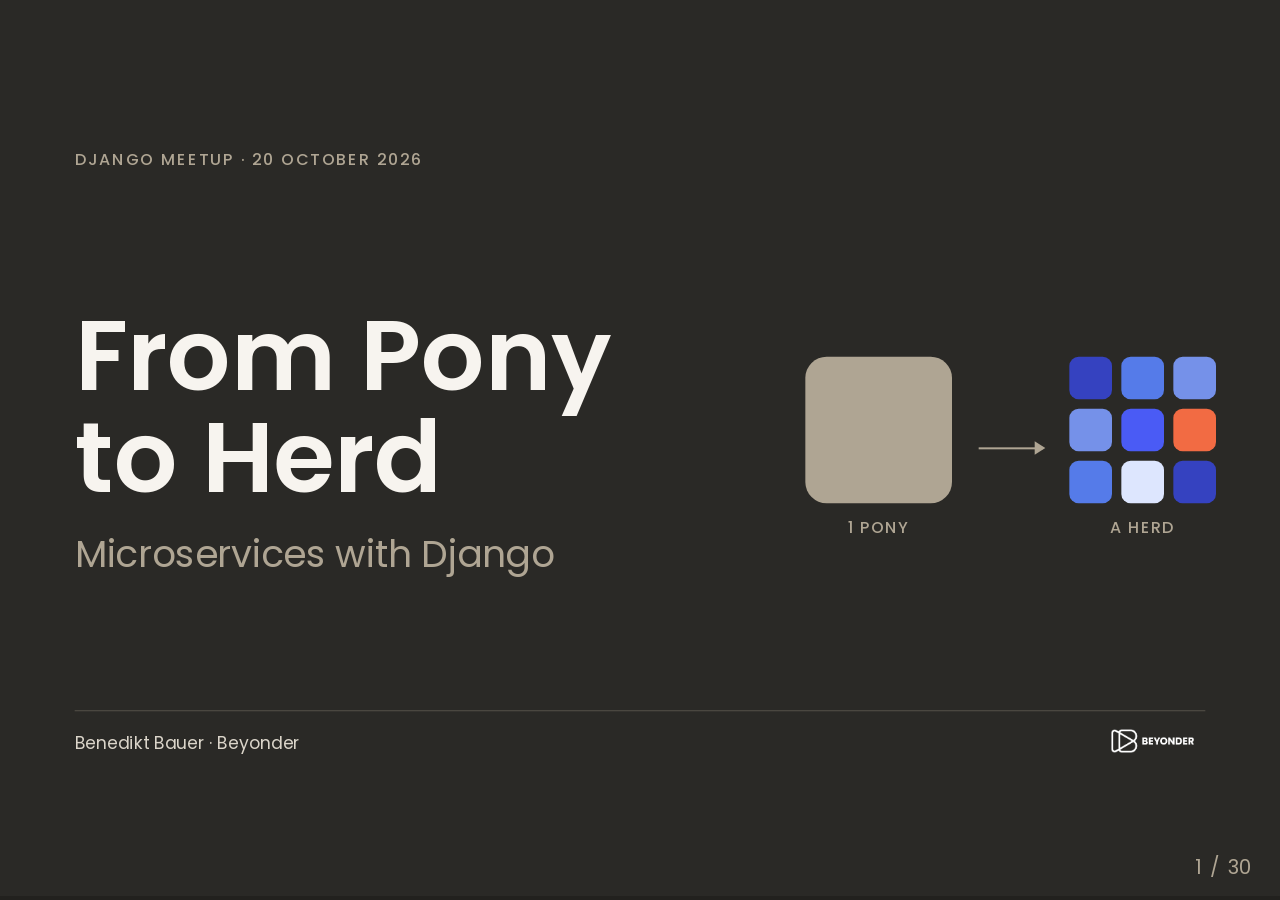
<file: slides/index.html>
<!doctype html>
<html lang="en">
<head>
  <meta charset="utf-8">
  <meta name="viewport" content="width=device-width, initial-scale=1">
  <title>From Pony to Herd</title>
  <link rel="stylesheet" href="vendor/reveal/reset.css">
  <link rel="stylesheet" href="vendor/reveal/reveal.css">
  <link rel="stylesheet" href="vendor/reveal/plugin/monokai.css">
  <link rel="stylesheet" href="css/theme.css">
</head>
<body>
<div class="reveal">
<div class="slides">

<!-- ============================================================
     INTRO
     ============================================================ -->

<!-- 1 · Cover -->
<section data-background-color="#2A2926">
  <div class="frame">
    <p class="eyebrow">Django Meetup · 20 October 2026</p>
    <div style="margin-top:150px">
      <h1>From Pony<br>to Herd</h1>
      <p class="sub" style="font-size:56px !important;margin-top:28px">Microservices with Django</p>
    </div>

    <!-- motif: one pony (monolith) → a herd (services) -->
    <div style="position:absolute;left:1208px;top:400px;display:flex;align-items:center;gap:40px">
      <div style="display:flex;flex-direction:column;align-items:center;gap:20px">
        <div style="width:220px;height:220px;border-radius:32px;background:var(--taupe)"></div>
        <p class="eyebrow" style="letter-spacing:0.08em !important">1 pony</p>
      </div>
      <div class="arrow-h" style="flex:none;width:96px"></div>
      <div style="display:flex;flex-direction:column;align-items:center;gap:20px">
        <div style="display:grid;grid-template-columns:repeat(3,64px);gap:14px">
          <div style="height:64px;border-radius:14px;background:var(--blue-deep)"></div>
          <div style="height:64px;border-radius:14px;background:var(--blue-mid)"></div>
          <div style="height:64px;border-radius:14px;background:var(--blue-soft)"></div>
          <div style="height:64px;border-radius:14px;background:var(--blue-soft)"></div>
          <div style="height:64px;border-radius:14px;background:var(--blue)"></div>
          <div style="height:64px;border-radius:14px;background:var(--orange)"></div>
          <div style="height:64px;border-radius:14px;background:var(--blue-mid)"></div>
          <div style="height:64px;border-radius:14px;background:var(--blue-pale)"></div>
          <div style="height:64px;border-radius:14px;background:var(--blue-deep)"></div>
        </div>
        <p class="eyebrow" style="letter-spacing:0.08em !important">a herd</p>
      </div>
    </div>

    <div style="position:absolute;left:112px;right:112px;top:930px;height:2px;background:var(--dark-line)"></div>
    <p class="soft" style="position:absolute;left:112px;top:962px;font-size:26px">Benedikt Bauer · Beyonder</p>
    <img src="assets/beyonder-logo-light.png" alt="Beyonder" style="position:absolute;right:112px;top:950px;width:150px;margin:0">
  </div>
  <aside class="notes">
    Welcome! The teaser promised to take Django from pony to herd. Django’s mascot is the magic pony; one pony is your classic Django project. Tonight we look at what happens when you turn it into a herd of small services: what that architecture is, what I learned doing it in a real IoT project, and a live demo of a few Django services talking to each other.
  </aside>
</section>

<!-- 2 · About me -->
<section data-background-color="#2A2926">
  <div class="frame" style="padding-left:888px;justify-content:center;gap:56px">
    <img src="assets/me.jpg" alt="Benedikt Bauer" style="position:absolute;left:0;top:0;width:776px;height:1080px;object-fit:cover;object-position:50% 40%;margin:0">
    <div class="head">
      <p class="eyebrow">About me</p>
      <h2 style="font-size:96px;line-height:1.05">Benedikt Bauer</h2>
      <p class="sub" style="font-size:40px !important">IT Architect &amp; Full-Stack Developer</p>
    </div>
    <div style="display:flex;gap:72px">
      <div style="display:flex;flex-direction:column;gap:8px">
        <p class="num" style="font-size:72px !important">2008</p>
        <p class="soft">building software since</p>
      </div>
      <div style="display:flex;flex-direction:column;gap:8px">
        <p class="num" style="font-size:72px !important">2024</p>
        <p class="soft">IT Architect at Beyonder</p>
      </div>
    </div>
    <div class="card" style="flex-direction:row;align-items:center;gap:32px;padding:32px 40px;align-self:flex-start">
      <img src="assets/beyonder-logo-light.png" alt="Beyonder" style="width:200px;margin:0">
      <p class="soft" style="font-size:28px">Beyonder DE, formerly Ambient Innovation</p>
    </div>
  </div>
  <aside class="notes">
    Most of you know me already, so very briefly: I’m Benedikt, IT Architect and full-stack developer at Beyonder, which many of you still know as Ambient Innovation. I’ve been building software since 2008 and moved into the architect role in 2024.
  </aside>
</section>

<!-- 3 · Disclaimer -->
<section data-background-color="#2A2926">
  <div class="frame">
    <img class="logo" src="assets/beyonder-logo-light.png" alt="Beyonder">
    <div class="head">
      <p class="eyebrow">Before we start</p>
      <h2>Disclaimer: small herds only</h2>
    </div>
    <p style="font-size:42px;line-height:1.35;max-width:1500px">
      Everything I’ll show comes from <span style="color:var(--blue-soft)">small-scale and IoT projects</span>, not from huge business operations.
    </p>
    <div class="cards c2">
      <div class="card">
        <div class="icon-title">
          <div class="ico blue"><svg viewBox="0 0 24 24"><polyline points="20 6 9 17 4 12"/></svg></div>
          <h3>What I’ve seen</h3>
        </div>
        <ul class="body" style="display:flex;flex-direction:column;gap:12px">
          <li>Small systems: a handful to a dozen services</li>
          <li>IoT: devices sending telemetry, the cloud sending commands back</li>
          <li>A real customer project: an IoT platform on .NET &amp; Azure</li>
        </ul>
      </div>
      <div class="card">
        <div class="icon-title">
          <div class="ico orange"><svg viewBox="0 0 24 24"><line x1="18" y1="6" x2="6" y2="18"/><line x1="6" y1="6" x2="18" y2="18"/></svg></div>
          <h3>What I haven’t</h3>
        </div>
        <ul class="body" style="display:flex;flex-direction:column;gap:12px">
          <li>Hundreds of services and dedicated platform teams</li>
          <li>Netflix-scale traffic</li>
          <li>Org charts that turned into architecture diagrams</li>
        </ul>
      </div>
    </div>
    <p style="color:var(--taupe);font-style:italic">So take everything tonight with a grain of hay.</p>
  </div>
  <aside class="notes">
    Important disclaimer up front: I have only ever worked with microservices in small-scale and IoT projects, never in huge business operations with hundreds of services. The customer project I’ll talk about later is a .NET and Azure system, not Django, and I’ll keep the customer anonymous. The demo translates those ideas to Django. If you run 500 services at work, you’ll know things I don’t, and I’d love to hear them in the Q&amp;A.
  </aside>
</section>

<!-- 3 · Agenda -->
<section data-background-color="#2A2926">
  <div class="frame">
    <img class="logo" src="assets/beyonder-logo-light.png" alt="Beyonder">
    <div class="head">
      <p class="eyebrow">Today</p>
      <h2>Agenda</h2>
    </div>
    <div style="flex:1"></div>
    <div class="cards c4">
      <div class="card" style="gap:20px">
        <p class="num">01</p>
        <p class="title">Microservices 101</p>
        <p class="body">What the herd looks like, how it talks, and what it costs</p>
      </div>
      <div class="card" style="gap:20px">
        <p class="num">02</p>
        <p class="title">Lessons from the field</p>
        <p class="body">A real IoT system: what worked and what hurt</p>
      </div>
      <div class="card" style="gap:20px">
        <p class="num">03</p>
        <p class="title">Live demo</p>
        <p class="body">Pony Express: a herd of Django services delivering mail</p>
      </div>
      <div class="card" style="gap:20px">
        <p class="num">04</p>
        <p class="title">Pony or herd?</p>
        <p class="body">When to split, and when to stay a monolith</p>
      </div>
    </div>
    <div style="flex:1"></div>
  </div>
  <aside class="notes">
    Four parts. First the general idea of a microservice architecture. Then my experience from a real IoT customer project. Then a live demo in Django. Finally an honest look at when you should and shouldn’t do this.
  </aside>
</section>

<!-- ============================================================
     01 · MICROSERVICES 101
     ============================================================ -->

<!-- 4 · Section divider -->
<section data-background-color="#2A2926">
  <div class="frame" style="justify-content:center;gap:24px">
    <img class="logo" src="assets/beyonder-logo-light.png" alt="Beyonder">
    <p class="num" style="font-size:220px !important">01</p>
    <h2 style="font-size:96px;max-width:1400px;line-height:1.08">What is a microservice architecture?</h2>
    <p class="sub" style="margin-top:12px">And why would a Django developer care?</p>
  </div>
  <aside class="notes">
    Let’s start with the basics, and with the thing most of us already have: a Django monolith.
  </aside>
</section>

<!-- 5 · The monolith -->
<section data-background-color="#FDFBF7" class="light">
  <div class="frame">
    <img class="logo" src="assets/beyonder-logo-dark.png" alt="Beyonder">
    <div class="head">
      <p class="eyebrow">Where we start</p>
      <h2>The pony: a classic Django monolith</h2>
    </div>
    <div style="flex:1;display:grid;grid-template-columns:1fr 540px;gap:64px;align-items:center">
      <!-- diagram -->
      <div style="display:flex;flex-direction:column;gap:20px">
        <div style="background:var(--light-panel);border:3px solid var(--ink);border-radius:24px;padding:32px;display:flex;flex-direction:column;gap:24px">
          <p class="eyebrow" style="text-align:center">my_project · one process · one deploy</p>
          <div class="row4">
            <div class="node svc">accounts<small>app</small></div>
            <div class="node svc">catalog<small>app</small></div>
            <div class="node svc">orders<small>app</small></div>
            <div class="node svc">payments<small>app</small></div>
          </div>
        </div>
        <div class="arrow-v"></div>
        <div class="node db" style="width:520px;align-self:center">One shared database</div>
      </div>
      <!-- notes -->
      <ul class="checks">
        <li><span class="ico sm blue"><svg viewBox="0 0 24 24"><polyline points="20 6 9 17 4 12"/></svg></span>One codebase, one deploy</li>
        <li><span class="ico sm blue"><svg viewBox="0 0 24 24"><polyline points="20 6 9 17 4 12"/></svg></span>Joins and transactions just work</li>
        <li><span class="ico sm orange"><svg viewBox="0 0 24 24"><path d="m21.73 18-8-14a2 2 0 0 0-3.48 0l-8 14A2 2 0 0 0 4 21h16a2 2 0 0 0 1.73-3Z"/><path d="M12 9v4"/><path d="M12 17h.01"/></svg></span>Everything scales together</li>
        <li><span class="ico sm orange"><svg viewBox="0 0 24 24"><path d="m21.73 18-8-14a2 2 0 0 0-3.48 0l-8 14A2 2 0 0 0 4 21h16a2 2 0 0 0 1.73-3Z"/><path d="M12 9v4"/><path d="M12 17h.01"/></svg></span>One bad deploy takes it all down</li>
      </ul>
    </div>
  </div>
  <aside class="notes">
    This is what most Django projects look like, and that’s a good thing. Several apps inside one project, one process, one deployment, one database. You get foreign keys across apps, transactions, the ORM everywhere, and one thing to deploy. The downsides only show up with growth: you can’t scale the orders part without scaling everything, and one bad migration or bug affects the whole system.
  </aside>
</section>

<!-- 6 · The herd -->
<section data-background-color="#FDFBF7" class="light">
  <div class="frame">
    <img class="logo" src="assets/beyonder-logo-dark.png" alt="Beyonder">
    <div class="head">
      <p class="eyebrow">Where we’re going</p>
      <h2>The herd: the same apps, as services</h2>
    </div>
    <div style="flex:1;display:grid;grid-template-columns:1fr 540px;gap:64px;align-items:center">
      <!-- diagram -->
      <div style="display:flex;flex-direction:column;gap:16px">
        <div class="node gw">Frontend / API gateway</div>
        <div class="row4 center"><div class="arrow-v"></div><div class="arrow-v"></div><div class="arrow-v"></div><div class="arrow-v"></div></div>
        <div class="row4">
          <div class="node svc">accounts<small>own deploy</small><span class="node chip db"><svg viewBox="0 0 24 24"><ellipse cx="12" cy="5" rx="9" ry="3"/><path d="M3 5V19A9 3 0 0 0 21 19V5"/><path d="M3 12A9 3 0 0 0 21 12"/></svg>own DB</span></div>
          <div class="node svc">catalog<small>own deploy</small><span class="node chip db"><svg viewBox="0 0 24 24"><ellipse cx="12" cy="5" rx="9" ry="3"/><path d="M3 5V19A9 3 0 0 0 21 19V5"/><path d="M3 12A9 3 0 0 0 21 12"/></svg>own DB</span></div>
          <div class="node svc">orders<small>own deploy</small><span class="node chip db"><svg viewBox="0 0 24 24"><ellipse cx="12" cy="5" rx="9" ry="3"/><path d="M3 5V19A9 3 0 0 0 21 19V5"/><path d="M3 12A9 3 0 0 0 21 12"/></svg>own DB</span></div>
          <div class="node svc">payments<small>own deploy</small><span class="node chip db"><svg viewBox="0 0 24 24"><ellipse cx="12" cy="5" rx="9" ry="3"/><path d="M3 5V19A9 3 0 0 0 21 19V5"/><path d="M3 12A9 3 0 0 0 21 12"/></svg>own DB</span></div>
        </div>
        <div class="row4 center"><div class="arrow-v both dashed"></div><div class="arrow-v both dashed"></div><div class="arrow-v both dashed"></div><div class="arrow-v both dashed"></div></div>
        <div class="node bus">Message broker · events like <code>order.placed</code></div>
      </div>
      <!-- notes -->
      <ul class="checks">
        <li><span class="ico sm blue"><svg viewBox="0 0 24 24"><ellipse cx="12" cy="5" rx="9" ry="3"/><path d="M3 5V19A9 3 0 0 0 21 19V5"/><path d="M3 12A9 3 0 0 0 21 12"/></svg></span>Each service owns its data</li>
        <li><span class="ico sm blue"><svg viewBox="0 0 24 24"><path d="m22 2-7 20-4-9-9-4Z"/><path d="M22 2 11 13"/></svg></span>Ships on its own schedule</li>
        <li><span class="ico sm blue"><svg viewBox="0 0 24 24"><path d="M10 13a5 5 0 0 0 7.54.54l3-3a5 5 0 0 0-7.07-7.07l-1.72 1.71"/><path d="M14 11a5 5 0 0 0-7.54-.54l-3 3a5 5 0 0 0 7.07 7.07l1.71-1.71"/></svg></span>Talks via HTTP or events</li>
        <li><span class="ico sm blue"><svg viewBox="0 0 24 24"><path d="M12 22s8-4 8-10V5l-8-3-8 3v7c0 6 8 10 8 10z"/></svg></span>Fails on its own (ideally)</li>
      </ul>
    </div>
  </div>
  <aside class="notes">
    Same four apps, but now each one is its own service: its own process, its own deployment, its own database. Nobody else touches that database; if orders needs a user’s email, it asks accounts over the network. A gateway or frontend sits in front and routes requests. Services that don’t need an immediate answer talk through a message broker: orders publishes “order placed”, and whoever cares reacts.
  </aside>
</section>

<!-- 7 · Definition -->
<section data-background-color="#2A2926">
  <div class="frame" style="justify-content:center;gap:40px">
    <img class="logo" src="assets/beyonder-logo-light.png" alt="Beyonder">
    <p class="eyebrow">The definition</p>
    <p style="font-size:54px;line-height:1.35;max-width:1560px;font-weight:500">
      “…an approach to developing a single application as a suite of <span style="color:var(--blue-soft)">small services</span>, each <span style="color:var(--blue-soft)">running in its own process</span> and communicating with <span style="color:var(--blue-soft)">lightweight mechanisms</span>, often an HTTP resource API.”
    </p>
    <p style="color:var(--taupe);font-size:28px">James Lewis &amp; Martin Fowler, “Microservices” (2014)</p>
  </div>
  <aside class="notes">
    The most quoted definition, from James Lewis and Martin Fowler’s 2014 article. The quote continues: “These services are built around business capabilities and independently deployable by fully automated deployment machinery.” Note what it says: it is still a single application. Microservices are a way to build one product, not a pile of unrelated apps.
  </aside>
</section>

<!-- 8 · Six traits -->
<section data-background-color="#FDFBF7" class="light">
  <div class="frame">
    <img class="logo" src="assets/beyonder-logo-dark.png" alt="Beyonder">
    <div class="head">
      <p class="eyebrow">In practice</p>
      <h2>Six traits of a microservice</h2>
    </div>
    <div class="cards c3" style="flex:1;align-content:center">
      <div class="card">
        <div class="icon-title"><span class="ico blue"><svg viewBox="0 0 24 24"><circle cx="12" cy="12" r="10"/><circle cx="12" cy="12" r="6"/><circle cx="12" cy="12" r="2"/></svg></span><p class="title">One business capability</p></div>
        <p class="body">Orders, payments, sensor data: one job per service.</p>
      </div>
      <div class="card">
        <div class="icon-title"><span class="ico blue"><svg viewBox="0 0 24 24"><ellipse cx="12" cy="5" rx="9" ry="3"/><path d="M3 5V19A9 3 0 0 0 21 19V5"/><path d="M3 12A9 3 0 0 0 21 12"/></svg></span><p class="title">Owns its data</p></div>
        <p class="body">No shared database. Others ask through an API.</p>
      </div>
      <div class="card">
        <div class="icon-title"><span class="ico blue"><svg viewBox="0 0 24 24"><path d="m22 2-7 20-4-9-9-4Z"/><path d="M22 2 11 13"/></svg></span><p class="title">Deploys independently</p></div>
        <p class="body">Ship orders without redeploying payments.</p>
      </div>
      <div class="card">
        <div class="icon-title"><span class="ico blue"><svg viewBox="0 0 24 24"><path d="M10 13a5 5 0 0 0 7.54.54l3-3a5 5 0 0 0-7.07-7.07l-1.72 1.71"/><path d="M14 11a5 5 0 0 0-7.54-.54l-3 3a5 5 0 0 0 7.07 7.07l1.71-1.71"/></svg></span><p class="title">Lightweight protocols</p></div>
        <p class="body">HTTP/REST, gRPC, or events through a broker.</p>
      </div>
      <div class="card">
        <div class="icon-title"><span class="ico blue"><svg viewBox="0 0 24 24"><polyline points="16 18 22 12 16 6"/><polyline points="8 6 2 12 8 18"/></svg></span><p class="title">Picks its own tools</p></div>
        <p class="body">Django here, FastAPI there, C on the device.</p>
      </div>
      <div class="card">
        <div class="icon-title"><span class="ico orange"><svg viewBox="0 0 24 24"><path d="M12 22s8-4 8-10V5l-8-3-8 3v7c0 6 8 10 8 10z"/></svg></span><p class="title">Designed for failure</p></div>
        <p class="body">The network will fail. Plan for timeouts, retries and fallbacks.</p>
      </div>
    </div>
  </div>
  <aside class="notes">
    If you want a checklist, these six traits come up in almost every description. The first two are the hard ones. Splitting by business capability, not by technical layer, and really not sharing the database. Most “microservices” that hurt are a distributed monolith: separate deployments, but they share a database or must be deployed together.
  </aside>
</section>

<!-- 9 · How services talk -->
<section data-background-color="#2A2926">
  <div class="frame">
    <img class="logo" src="assets/beyonder-logo-light.png" alt="Beyonder">
    <div class="head">
      <p class="eyebrow">Communication</p>
      <h2>How the herd talks</h2>
    </div>
    <div class="cards c2" style="flex:1;align-content:center">
      <!-- sync -->
      <div class="card" style="gap:32px">
        <div class="icon-title">
          <span class="ico"><svg viewBox="0 0 24 24"><path d="M10 13a5 5 0 0 0 7.54.54l3-3a5 5 0 0 0-7.07-7.07l-1.72 1.71"/><path d="M14 11a5 5 0 0 0-7.54-.54l-3 3a5 5 0 0 0 7.07 7.07l1.71-1.71"/></svg></span>
          <div><h3>Synchronous</h3><p class="soft" style="font-size:26px">request / response</p></div>
        </div>
        <div class="dark-nodes" style="display:flex;align-items:center;gap:16px;height:150px">
          <div class="node svc" style="width:170px">orders</div>
          <div style="flex:1;display:flex;flex-direction:column;gap:22px;align-items:stretch">
            <p style="font-size:24px;text-align:center;color:var(--cream-soft)"><code>GET /accounts/42</code></p>
            <div class="arrow-h" style="flex:none"></div>
            <div class="arrow-h back" style="flex:none"></div>
            <p style="font-size:24px;text-align:center;color:var(--cream-soft)"><code>200 OK</code></p>
          </div>
          <div class="node svc" style="width:170px">accounts</div>
        </div>
        <ul class="body" style="display:flex;flex-direction:column;gap:8px">
          <li><span style="color:var(--blue-soft);font-weight:600">+</span>&nbsp; Simple, with an immediate answer</li>
          <li><span style="color:var(--orange);font-weight:600">−</span>&nbsp; Caller waits, and fails if the callee is down</li>
        </ul>
        <p class="eyebrow" style="letter-spacing:0.06em !important;text-transform:none !important">REST · gRPC · GraphQL</p>
      </div>
      <!-- async -->
      <div class="card" style="gap:32px">
        <div class="icon-title">
          <span class="ico"><svg viewBox="0 0 24 24"><path d="m22 2-7 20-4-9-9-4Z"/><path d="M22 2 11 13"/></svg></span>
          <div><h3>Asynchronous</h3><p class="soft" style="font-size:26px">events through a broker</p></div>
        </div>
        <div class="dark-nodes" style="display:flex;align-items:center;gap:12px;height:150px">
          <div class="node svc">orders</div>
          <div class="arrow-h"></div>
          <div class="node bus">broker<small><code>order.placed</code></small></div>
          <div style="flex:1.3;display:flex;flex-direction:column;gap:16px">
            <div style="display:flex;align-items:center;gap:12px"><div class="arrow-h"></div><div class="node svc" style="flex:none;width:160px">payments</div></div>
            <div style="display:flex;align-items:center;gap:12px"><div class="arrow-h"></div><div class="node svc" style="flex:none;width:160px">mailer</div></div>
          </div>
        </div>
        <ul class="body" style="display:flex;flex-direction:column;gap:8px">
          <li><span style="color:var(--blue-soft);font-weight:600">+</span>&nbsp; Loosely coupled, rides out outages</li>
          <li><span style="color:var(--orange);font-weight:600">−</span>&nbsp; Eventually consistent, harder to debug</li>
        </ul>
        <p class="eyebrow" style="letter-spacing:0.06em !important;text-transform:none !important">RabbitMQ · Redis · Kafka · MQTT · Azure Service Bus</p>
      </div>
    </div>
  </div>
  <aside class="notes">
    There are two basic ways services talk. Synchronous: orders calls accounts over HTTP and waits. Easy to understand, and it feels like calling a function, but if accounts is down, orders is down too. Asynchronous: orders publishes an event to a broker and moves on; payments and the mailer pick it up when they’re ready. Much more resilient, but now your data is only eventually consistent and a bug can hide in a queue. In IoT you get async almost for free: devices already talk MQTT or similar. Real systems mix both, as we’ll see in the customer project.
  </aside>
</section>

<!-- 10 · Trade-offs -->
<section data-background-color="#FDFBF7" class="light">
  <div class="frame">
    <img class="logo" src="assets/beyonder-logo-dark.png" alt="Beyonder">
    <div class="head">
      <p class="eyebrow">The bill</p>
      <h2>What you gain, what you pay</h2>
    </div>
    <div class="cards c2" style="flex:1;align-content:center">
      <div class="card" style="gap:32px;padding:48px">
        <h3>What you gain</h3>
        <ul class="checks">
          <li><span class="ico sm blue"><svg viewBox="0 0 24 24"><polyline points="20 6 9 17 4 12"/></svg></span>Deploy and scale parts independently</li>
          <li><span class="ico sm blue"><svg viewBox="0 0 24 24"><polyline points="20 6 9 17 4 12"/></svg></span>Failures stay contained, if you design for it</li>
          <li><span class="ico sm blue"><svg viewBox="0 0 24 24"><polyline points="20 6 9 17 4 12"/></svg></span>Teams own a service end to end</li>
          <li><span class="ico sm blue"><svg viewBox="0 0 24 24"><polyline points="20 6 9 17 4 12"/></svg></span>The right tool for each job</li>
        </ul>
      </div>
      <div class="card" style="gap:32px;padding:48px">
        <h3>What you pay</h3>
        <ul class="checks">
          <li><span class="ico sm orange"><svg viewBox="0 0 24 24"><path d="m21.73 18-8-14a2 2 0 0 0-3.48 0l-8 14A2 2 0 0 0 4 21h16a2 2 0 0 0 1.73-3Z"/><path d="M12 9v4"/><path d="M12 17h.01"/></svg></span>Every call can be slow or fail</li>
          <li><span class="ico sm orange"><svg viewBox="0 0 24 24"><path d="m21.73 18-8-14a2 2 0 0 0-3.48 0l-8 14A2 2 0 0 0 4 21h16a2 2 0 0 0 1.73-3Z"/><path d="M12 9v4"/><path d="M12 17h.01"/></svg></span>No joins or transactions across services</li>
          <li><span class="ico sm orange"><svg viewBox="0 0 24 24"><path d="m21.73 18-8-14a2 2 0 0 0-3.48 0l-8 14A2 2 0 0 0 4 21h16a2 2 0 0 0 1.73-3Z"/><path d="M12 9v4"/><path d="M12 17h.01"/></svg></span>More to deploy, monitor and trace</li>
          <li><span class="ico sm orange"><svg viewBox="0 0 24 24"><path d="m21.73 18-8-14a2 2 0 0 0-3.48 0l-8 14A2 2 0 0 0 4 21h16a2 2 0 0 0 1.73-3Z"/><path d="M12 9v4"/><path d="M12 17h.01"/></svg></span>Local dev and testing get harder</li>
        </ul>
      </div>
    </div>
  </div>
  <aside class="notes">
    Microservices are a trade. On the left are the benefits, and they are real, but most of them only pay off once you have several teams or very uneven load. On the right is what you pay from day one. Every in-process function call is now a network call that can time out. Your ORM can’t join across services and you lose database transactions. You need deployment pipelines, monitoring and tracing for every service. And running the whole thing on your laptop gets harder.
  </aside>
</section>

<!-- 11 · Statement -->
<section data-background-color="#3542C0" class="statement">
  <div class="frame" style="gap:40px">
    <img class="logo" src="assets/beyonder-logo-light.png" alt="Beyonder">
    <p class="eyebrow" style="color:var(--blue-pale)">So far</p>
    <h2>Start with the pony.<br>Grow the herd when it hurts.</h2>
    <p style="color:var(--blue-pale);max-width:1640px">Martin Fowler calls this “MonolithFirst” (2015). Next: what a herd looks like in a real IoT project.</p>
  </div>
  <aside class="notes">
    If you remember one thing from this first part: start with a well-structured Django monolith with clean app boundaries. Split out a service when a concrete pain forces you to: a part that needs to scale differently, a team that keeps blocking another, or a different technology. Martin Fowler wrote this up as “MonolithFirst” in 2015. Now let’s look at a project where the herd already existed.
  </aside>
</section>

<!-- ============================================================
     02 · LESSONS FROM THE FIELD
     (customer project: keep anonymous, no name, no domain)
     ============================================================ -->

<!-- 13 · Section divider -->
<section data-background-color="#2A2926">
  <div class="frame" style="justify-content:center;gap:24px">
    <img class="logo" src="assets/beyonder-logo-light.png" alt="Beyonder">
    <p class="num" style="font-size:220px !important">02</p>
    <h2 style="font-size:96px;max-width:1400px;line-height:1.08">Lessons from the field</h2>
    <p class="sub" style="margin-top:12px">A real IoT customer project, from sensor to dashboard and back</p>
  </div>
  <aside class="notes">
    Part two: a real customer project I work on. I can’t name the customer, so I’ll keep it at the level of “IoT devices in the field”. It’s built with .NET and Azure, not Django, but the architecture ideas carry over one to one.
  </aside>
</section>

<!-- 14 · The setup -->
<section data-background-color="#2A2926">
  <div class="frame">
    <img class="logo" src="assets/beyonder-logo-light.png" alt="Beyonder">
    <div class="head">
      <p class="eyebrow">The setup</p>
      <h2>Devices in the field, far from the cloud</h2>
    </div>
    <div style="flex:1;display:flex;align-items:center;gap:40px">
      <div class="card" style="width:420px;align-items:flex-start;gap:20px">
        <span class="ico blue"><svg viewBox="0 0 24 24"><rect x="4" y="4" width="16" height="16" rx="2"/><rect x="9" y="9" width="6" height="6"/><path d="M9 1v3M15 1v3M9 20v3M15 20v3M20 9h3M20 14h3M1 9h3M1 14h3"/></svg></span>
        <h3>IoT device</h3>
        <p class="body">Out in the field, often kilometres from the nearest office</p>
      </div>
      <div style="flex:1;display:flex;flex-direction:column;gap:20px;align-items:center">
        <p class="soft" style="font-size:26px">mobile network · not always online</p>
        <div style="width:100%;height:0;border-top:4px dashed var(--taupe)"></div>
        <p class="soft" style="font-size:26px">kilometres of distance</p>
      </div>
      <div class="card" style="width:420px;align-items:flex-start;gap:20px">
        <span class="ico blue"><svg viewBox="0 0 24 24"><path d="M17.5 19H9a7 7 0 1 1 6.71-9h1.79a4.5 4.5 0 1 1 0 9Z"/></svg></span>
        <h3>Our cloud</h3>
        <p class="body">Azure, about a dozen services, built with .NET</p>
      </div>
    </div>
    <div class="cards c3">
      <div class="card" style="gap:12px">
        <div class="icon-title"><span class="ico sm"><svg viewBox="0 0 24 24"><polyline points="22 12 18 12 15 21 9 3 6 12 2 12"/></svg></span><p class="title">Sensors</p></div>
        <p class="body">Measurements, values and heartbeats: small and frequent</p>
      </div>
      <div class="card" style="gap:12px">
        <div class="icon-title"><span class="ico sm"><svg viewBox="0 0 24 24"><path d="M14.5 4h-5L7 7H4a2 2 0 0 0-2 2v9a2 2 0 0 0 2 2h16a2 2 0 0 0 2-2V9a2 2 0 0 0-2-2h-3l-2.5-3z"/><circle cx="12" cy="13" r="3"/></svg></span><p class="title">Cameras</p></div>
        <p class="body">Images: big files that arrive in bursts</p>
      </div>
      <div class="card" style="gap:12px">
        <div class="icon-title"><span class="ico sm orange"><svg viewBox="0 0 24 24"><path d="M14.7 6.3a1 1 0 0 0 0 1.4l1.6 1.6a1 1 0 0 0 1.4 0l3.77-3.77a6 6 0 0 1-7.94 7.94l-6.91 6.91a2.12 2.12 0 0 1-3-3l6.91-6.91a6 6 0 0 1 7.94-7.94l-3.76 3.76z"/></svg></span><p class="title">Actuators</p></div>
        <p class="body">Commands from operators travel back to the device</p>
      </div>
    </div>
  </div>
  <aside class="notes">
    The setup: IoT devices with sensors and cameras, deployed in the field, often kilometres away from anything, connected over a mobile network that isn’t always there. On the other side is our cloud: Azure, about a dozen services, built with .NET. Three kinds of traffic: sensor data that is small and frequent, camera images that are big and come in bursts, and commands that operators send back to the device.
  </aside>
</section>

<!-- 15 · Big picture -->
<section data-background-color="#FDFBF7" class="light">
  <div class="frame">
    <img class="logo" src="assets/beyonder-logo-dark.png" alt="Beyonder">
    <div class="head">
      <p class="eyebrow">The big picture</p>
      <h2>From the field to the screen and back</h2>
    </div>
    <div style="position:relative;width:1696px;height:650px">
      <svg viewBox="0 0 1696 650" width="1696" height="650" style="position:absolute;left:0;top:0" aria-hidden="true">
        <defs>
          <marker id="bp-ah" markerUnits="userSpaceOnUse" markerWidth="18" markerHeight="18" refX="16" refY="9" orient="auto"><path d="M0,0 L18,9 L0,18 z" fill="#766C5B"/></marker>
          <marker id="bp-ah-o" markerUnits="userSpaceOnUse" markerWidth="18" markerHeight="18" refX="16" refY="9" orient="auto"><path d="M0,0 L18,9 L0,18 z" fill="#F26B43"/></marker>
        </defs>
        <g stroke="#766C5B" stroke-width="3" fill="none" marker-end="url(#bp-ah)">
          <path d="M262 215 H336"/><path d="M262 475 H336"/>
          <path d="M722 215 H796"/><path d="M722 475 H796"/>
          <!-- one fork from the middle of Processing: both outputs get everything -->
          <path d="M1182 345 H1220 V215 H1256"/><path d="M1182 345 H1220 V475 H1256"/>
        </g>
        <circle cx="1220" cy="345" r="6" fill="#766C5B"/>
        <path d="M1478 108 V54 H130 V106" stroke="#F26B43" stroke-width="4" stroke-dasharray="14 10" fill="none" marker-end="url(#bp-ah-o)"/>
      </svg>
      <p style="position:absolute;left:340px;top:0;width:840px;text-align:center;font-size:24px;font-weight:600;color:#B7411D">Reverse path: operator input becomes a command for the device</p>

      <div class="box" style="left:0;top:110px;width:260px;height:470px;justify-content:center;align-items:center;text-align:center;gap:14px">
        <span class="ico blue"><svg viewBox="0 0 24 24"><rect x="4" y="4" width="16" height="16" rx="2"/><rect x="9" y="9" width="6" height="6"/><path d="M9 1v3M15 1v3M9 20v3M15 20v3M20 9h3M20 14h3M1 9h3M1 14h3"/></svg></span>
        <p class="t">IoT device</p>
        <p class="d">sensors<br>cameras<br>actuators</p>
      </div>

      <div class="box" style="left:340px;top:110px;width:380px;height:210px;justify-content:center">
        <p class="t">Sensor data</p>
        <p class="d">MQTT → IoT Hub → Service Bus</p>
      </div>
      <div class="box" style="left:340px;top:370px;width:380px;height:210px;justify-content:center">
        <p class="t">Images</p>
        <p class="d">FTP → Blob storage → Event Grid</p>
      </div>

      <div class="box" style="left:800px;top:110px;width:380px;height:470px;justify-content:space-around">
        <div style="background:var(--light-panel);border-radius:12px;padding:18px 20px">
          <p class="t" style="font-size:28px">Normalise &amp; store</p>
          <p class="d">Stream Analytics, time series</p>
        </div>
        <div style="background:var(--blue-pale);border-radius:12px;padding:18px 20px">
          <p class="t" style="font-size:28px;color:var(--blue-deep)">AI image analysis</p>
          <p class="d">Object detection on Azure ML</p>
        </div>
      </div>

      <div class="box accent" style="left:1260px;top:110px;width:436px;height:210px;justify-content:center">
        <p class="t">ControlCenter</p>
        <p class="d">Dashboard, live data, image review</p>
      </div>
      <div class="box" style="left:1260px;top:370px;width:436px;height:210px;justify-content:center;background:#FDE1D8;border-color:#F6C3B2">
        <p class="t">Alerts</p>
        <p class="d">Incidents and email, a separate track</p>
      </div>

      <p class="eyebrow" style="position:absolute;left:0;top:612px;width:260px;text-align:center">Device</p>
      <p class="eyebrow" style="position:absolute;left:340px;top:612px;width:380px;text-align:center">Ingestion</p>
      <p class="eyebrow" style="position:absolute;left:800px;top:612px;width:380px;text-align:center">Processing</p>
      <p class="eyebrow" style="position:absolute;left:1260px;top:612px;width:436px;text-align:center">Output</p>
    </div>
  </div>
  <aside class="notes">
    The whole system on one slide. Left to right: the device sends two kinds of data. Ingestion takes sensor data over MQTT through IoT Hub, and images over FTP into blob storage. Processing normalises and stores the telemetry and runs AI on the images. On the output side there are two separate things: the ControlCenter dashboard, and an alerts track that sends incidents by email. And the orange line on top is the reverse path: what an operator does in the ControlCenter ends up as a command on the device in the field.
  </aside>
</section>

<!-- 16 · Ingestion -->
<section data-background-color="#2A2926">
  <div class="frame">
    <img class="logo" src="assets/beyonder-logo-light.png" alt="Beyonder">
    <div class="head">
      <p class="eyebrow">Ingestion</p>
      <h2>Two kinds of data, two ways in</h2>
    </div>
    <div class="cards c2" style="flex:1;align-content:center">
      <div class="card" style="gap:28px">
        <div class="icon-title">
          <span class="ico"><svg viewBox="0 0 24 24"><polyline points="22 12 18 12 15 21 9 3 6 12 2 12"/></svg></span>
          <div><h3>Sensor telemetry</h3><p class="soft" style="font-size:26px">small messages, all the time</p></div>
        </div>
        <div class="flow">
          <span class="pill">Device</span><span class="step"><span class="to">→</span><span class="pill hl">MQTT</span></span><span class="step"><span class="to">→</span><span class="pill">IoT Hub</span></span><span class="step"><span class="to">→</span><span class="pill">Service Bus</span></span><span class="step"><span class="to">→</span><span class="pill">Stream Analytics</span></span><span class="step"><span class="to">→</span><span class="pill">Service Bus topics</span></span>
        </div>
        <p class="body">Every service subscribes to the topics it needs: time series, alerts, device controller, health checks.</p>
      </div>
      <div class="card" style="gap:28px">
        <div class="icon-title">
          <span class="ico"><svg viewBox="0 0 24 24"><path d="M14.5 4h-5L7 7H4a2 2 0 0 0-2 2v9a2 2 0 0 0 2 2h16a2 2 0 0 0 2-2V9a2 2 0 0 0-2-2h-3l-2.5-3z"/><circle cx="12" cy="13" r="3"/></svg></span>
          <div><h3>Camera images</h3><p class="soft" style="font-size:26px">big files, in bursts</p></div>
        </div>
        <div class="flow">
          <span class="pill">Camera</span><span class="step"><span class="to">→</span><span class="pill hl">FTP</span></span><span class="step"><span class="to">→</span><span class="pill">FTP server</span></span><span class="step"><span class="to">→</span><span class="pill">Blob storage</span></span><span class="step"><span class="to">→</span><span class="pill">Event Grid</span></span><span class="step"><span class="to">→</span><span class="pill">Service Bus</span></span>
        </div>
        <p class="body">Images never go through IoT Hub. The upload itself is the event that starts the pipeline.</p>
      </div>
    </div>
    <p style="color:var(--taupe)">Pick the transport per kind of data, then meet on the same message bus.</p>
  </div>
  <aside class="notes">
    Ingestion has two roads. Sensor telemetry is small and frequent: the device talks MQTT to Azure IoT Hub, IoT Hub routes everything onto Service Bus, Stream Analytics normalises it, and the result lands on Service Bus topics. Each service subscribes to what it needs. That’s the publish/subscribe part from the theory section, in practice. Images are different: big and bursty, so they don’t go through IoT Hub at all. The camera uploads over FTP into blob storage, and the upload itself is the event: Event Grid notices the new blob and puts a message on Service Bus. Two transports, one message bus.
  </aside>
</section>

<!-- 17 · AI processing -->
<section data-background-color="#FDFBF7" class="light">
  <div class="frame">
    <img class="logo" src="assets/beyonder-logo-dark.png" alt="Beyonder">
    <div class="head">
      <p class="eyebrow">Processing with AI</p>
      <h2>An AI pipeline without a REST API</h2>
    </div>
    <div style="flex:1;display:flex;flex-direction:column;justify-content:center;gap:40px">
      <div style="display:grid;grid-template-columns:1fr 44px 1fr 44px 1fr 44px 1fr 44px 1fr;align-items:center">
        <div class="card" style="padding:28px;gap:10px;height:100%;box-sizing:border-box"><p class="num" style="font-size:40px !important">01</p><p class="title">Uploaded</p><p class="body" style="font-size:24px">Blob event, routed by Event Grid</p></div>
        <div class="arrow-h" style="flex:none;margin:0 8px 0 4px;background:var(--taupe-ink)"></div>
        <div class="card" style="padding:28px;gap:10px;height:100%;box-sizing:border-box"><p class="num" style="font-size:40px !important">02</p><p class="title">Move</p><p class="body" style="font-size:24px">Check device and location, copy to the image store</p></div>
        <div class="arrow-h" style="flex:none;margin:0 8px 0 4px;background:var(--taupe-ink)"></div>
        <div class="card" style="padding:28px;gap:10px;height:100%;box-sizing:border-box;border-color:var(--blue-soft)"><p class="num" style="font-size:40px !important">03</p><p class="title">Analyse</p><p class="body" style="font-size:24px">YOLO models on Azure ML: is there an object, and which class?</p></div>
        <div class="arrow-h" style="flex:none;margin:0 8px 0 4px;background:var(--taupe-ink)"></div>
        <div class="card" style="padding:28px;gap:10px;height:100%;box-sizing:border-box"><p class="num" style="font-size:40px !important">04</p><p class="title">Verify</p><p class="body" style="font-size:24px">Auto-verify above a confidence threshold, sample the rest</p></div>
        <div class="arrow-h" style="flex:none;margin:0 8px 0 4px;background:var(--taupe-ink)"></div>
        <div class="card" style="padding:28px;gap:10px;height:100%;box-sizing:border-box"><p class="num" style="font-size:40px !important">05</p><p class="title">Publish</p><p class="body" style="font-size:24px">Results to analytics and the dashboard</p></div>
      </div>
      <div class="cards c2">
        <div class="card" style="gap:12px">
          <div class="icon-title"><span class="ico sm blue"><svg viewBox="0 0 24 24"><path d="M10 13a5 5 0 0 0 7.54.54l3-3a5 5 0 0 0-7.07-7.07l-1.72 1.71"/><path d="M14 11a5 5 0 0 0-7.54-.54l-3 3a5 5 0 0 0 7.07 7.07l1.71-1.71"/></svg></span><p class="title">Glued together by messages</p></div>
          <p class="body">Each step is an Azure Function with a Service Bus topic in between, so each step scales and fails on its own.</p>
        </div>
        <div class="card" style="gap:12px">
          <div class="icon-title"><span class="ico sm orange"><svg viewBox="0 0 24 24"><path d="M16 21v-2a4 4 0 0 0-4-4H6a4 4 0 0 0-4 4v2"/><circle cx="9" cy="7" r="4"/><path d="M22 21v-2a4 4 0 0 0-3-3.87"/><path d="M16 3.13a4 4 0 0 1 0 7.75"/></svg></span><p class="title">Humans in the loop</p></div>
          <p class="body">Operators verify or correct results in the ControlCenter. Their decisions go back into the pipeline as messages.</p>
        </div>
      </div>
    </div>
  </div>
  <aside class="notes">
    The image pipeline is my favourite part, because it has no REST API at all. A new image in blob storage is an event. Step one routes it, step two checks which device and location it belongs to and moves it, step three sends it to object-detection models (YOLO) hosted on Azure Machine Learning endpoints, step four auto-verifies results above a confidence threshold and samples the rest for humans, and step five publishes the results. Every step is an Azure Function, and between every step there is a Service Bus topic. If the AI endpoint is slow, messages simply wait in the queue. And humans are part of the loop: operators verify or correct detections in the dashboard, and those corrections flow back as messages too.
  </aside>
</section>

<!-- 18 · Output -->
<section data-background-color="#2A2926">
  <div class="frame">
    <img class="logo" src="assets/beyonder-logo-light.png" alt="Beyonder">
    <div class="head">
      <p class="eyebrow">Output</p>
      <h2>A dashboard and an alarm bell</h2>
    </div>
    <div class="cards c2" style="flex:1;align-content:center">
      <div class="card" style="gap:28px">
        <div class="icon-title">
          <span class="ico blue"><svg viewBox="0 0 24 24"><rect x="2" y="3" width="20" height="14" rx="2"/><line x1="8" y1="21" x2="16" y2="21"/><line x1="12" y1="17" x2="12" y2="21"/></svg></span>
          <div><h3>ControlCenter</h3><p class="soft" style="font-size:26px">the dashboard</p></div>
        </div>
        <div class="flow">
          <span class="pill">Next.js</span><span class="step"><span class="to">→</span><span class="pill">API gateway</span></span><span class="step"><span class="to">→</span><span class="pill hl">BFF</span></span><span class="step"><span class="to">→</span><span class="pill">core services</span></span>
        </div>
        <ul class="body" style="display:flex;flex-direction:column;gap:10px">
          <li>Live device status, refreshed every 5 seconds</li>
          <li>Sensor history and analytics</li>
          <li>Image feed with human review</li>
          <li>Sends operator commands back to the device</li>
        </ul>
      </div>
      <div class="card" style="gap:28px">
        <div class="icon-title">
          <span class="ico orange"><svg viewBox="0 0 24 24"><path d="M6 8a6 6 0 0 1 12 0c0 7 3 9 3 9H3s3-2 3-9"/><path d="M10.3 21a1.94 1.94 0 0 0 3.4 0"/></svg></span>
          <div><h3>Alerts</h3><p class="soft" style="font-size:26px">a separate track</p></div>
        </div>
        <div class="flow">
          <span class="pill">telemetry topics</span><span class="step"><span class="to">→</span><span class="pill hl">Alerts service</span></span><span class="step"><span class="to">→</span><span class="pill">incident</span></span><span class="step"><span class="to">→</span><span class="pill">email</span></span>
        </div>
        <ul class="body" style="display:flex;flex-direction:column;gap:10px">
          <li>Critical alert codes open an incident and send an email</li>
          <li>No heartbeat for about 5 minutes: “lost heartbeat” incident</li>
          <li>Emails are deduplicated per hour</li>
        </ul>
      </div>
    </div>
    <p style="color:var(--taupe)">Alerts listen to the bus, not to the dashboard. If the ControlCenter is down, the emails still go out.</p>
  </div>
  <aside class="notes">
    Two outputs. The ControlCenter is the dashboard: a Next.js frontend behind an API gateway, talking to a backend-for-frontend that aggregates the core services. Operators see live device status, history, the AI image feed, and they can send commands. Alerts are deliberately a separate track: the alerts service subscribes to the same telemetry topics, decides per alert code whether to open an incident, and sends email. A scheduled job notices devices that went silent. The important design point: alerts don’t depend on the dashboard. If the frontend is down or being deployed, operators still get their emails.
  </aside>
</section>

<!-- 19 · Reverse path -->
<section data-background-color="#FDFBF7" class="light">
  <div class="frame">
    <img class="logo" src="assets/beyonder-logo-dark.png" alt="Beyonder">
    <div class="head">
      <p class="eyebrow">The reverse path</p>
      <h2>From a click to the device, and back</h2>
    </div>
    <div style="flex:1;display:flex;flex-direction:column;justify-content:center;gap:40px">
      <div style="display:grid;grid-template-columns:1fr 48px 1fr 48px 1fr 48px 1fr 48px 1fr 48px 1fr;row-gap:16px;align-items:center">
        <p class="eyebrow" style="grid-column:span 11;color:#B7411D">Command</p>
        <div class="node svc" style="font-size:26px;padding:16px 12px">ControlCenter<small>operator clicks</small></div>
        <div class="arrow-h orange" style="flex:none;margin:0 10px 0 6px"></div>
        <div class="node svc" style="font-size:26px;padding:16px 12px">API gateway<small>auth</small></div>
        <div class="arrow-h orange" style="flex:none;margin:0 10px 0 6px"></div>
        <div class="node svc" style="font-size:26px;padding:16px 12px">BFF<small>ControlCenter API</small></div>
        <div class="arrow-h orange" style="flex:none;margin:0 10px 0 6px"></div>
        <div class="node svc" style="font-size:26px;padding:16px 12px">Device service<small>logs it</small></div>
        <div class="arrow-h orange" style="flex:none;margin:0 10px 0 6px"></div>
        <div class="node svc" style="font-size:26px;padding:16px 12px">IoT Hub<small>cloud-to-device</small></div>
        <div class="arrow-h orange" style="flex:none;margin:0 10px 0 6px"></div>
        <div class="node svc" style="font-size:26px;padding:16px 12px;border-color:var(--orange)">Device<small>executes</small></div>

        <p class="eyebrow" style="grid-column:span 9;align-self:end;color:var(--blue-deep)">Confirmation</p>
        <div style="grid-column:span 2;justify-self:end;width:242px"><div class="arrow-v"></div></div>

        <div class="node svc" style="grid-column:span 5;font-size:26px;padding:16px 12px">Dashboard shows the new state<small>polls every 5 seconds</small></div>
        <div class="arrow-h blue back" style="flex:none;margin:0 6px 0 10px"></div>
        <div class="node svc" style="font-size:26px;padding:16px 12px">Device service<small>last-known state</small></div>
        <div class="arrow-h blue back" style="flex:none;margin:0 6px 0 10px"></div>
        <div class="node svc" style="font-size:26px;padding:16px 12px">Ingestion<small>same pipeline</small></div>
        <div class="arrow-h blue back" style="flex:none;margin:0 6px 0 10px"></div>
        <div class="node svc" style="font-size:26px;padding:16px 12px">Device<small>reports new state</small></div>
      </div>
      <div class="cards c3">
        <div class="card" style="gap:10px;padding:28px 32px">
          <div class="icon-title"><span class="ico sm orange"><svg viewBox="0 0 24 24"><path d="m22 2-7 20-4-9-9-4Z"/><path d="M22 2 11 13"/></svg></span><p class="title">Fire and forget</p></div>
          <p class="body" style="font-size:26px">No acknowledgement. The next telemetry message is the confirmation.</p>
        </div>
        <div class="card" style="gap:10px;padding:28px 32px">
          <div class="icon-title"><span class="ico sm blue"><svg viewBox="0 0 24 24"><path d="M14 2H6a2 2 0 0 0-2 2v16a2 2 0 0 0 2 2h12a2 2 0 0 0 2-2V8z"/><polyline points="14 2 14 8 20 8"/><line x1="8" y1="13" x2="16" y2="13"/><line x1="8" y1="17" x2="13" y2="17"/></svg></span><p class="title">Audit log</p></div>
          <p class="body" style="font-size:26px">Every command is written down: who sent what, and when.</p>
        </div>
        <div class="card" style="gap:10px;padding:28px 32px">
          <div class="icon-title"><span class="ico sm blue"><svg viewBox="0 0 24 24"><rect x="3" y="11" width="18" height="11" rx="2"/><path d="M7 11V7a5 5 0 0 1 10 0v4"/></svg></span><p class="title">Local control wins</p></div>
          <p class="body" style="font-size:26px">Commands are blocked while a local controller is in charge.</p>
        </div>
      </div>
    </div>
  </div>
  <aside class="notes">
    The ControlCenter isn’t only a screen; it’s also the way back to the device. An operator clicks, the request goes through the API gateway to the backend-for-frontend, to the device controller service, which logs the command and sends it as an IoT Hub cloud-to-device message. It’s fire-and-forget: there is no explicit acknowledgement. How do we know it worked? The device reports its new state as ordinary telemetry, through the same ingestion pipeline. The device controller keeps the last-known state, and the dashboard polls it every five seconds. That’s eventual consistency you can watch with your own eyes: you click, and a few seconds later the state changes.
  </aside>
</section>

<!-- 20 · Conclusions: what the bus buys us -->
<section data-background-color="#2A2926">
  <div class="frame">
    <img class="logo" src="assets/beyonder-logo-light.png" alt="Beyonder">
    <div class="head">
      <p class="eyebrow">Conclusions</p>
      <h2>What the message bus buys us</h2>
    </div>
    <div style="flex:1;display:grid;grid-template-columns:392px 1fr;gap:48px;min-height:0">
      <img src="assets/pony-queue.jpg" alt="A long queue of children waiting at a closed gate for Django pony rides" style="width:392px;height:100%;object-fit:cover;object-position:50% 50%;border-radius:20px;margin:0">
      <div style="display:grid;grid-template-columns:1fr 1fr;grid-template-rows:repeat(3,1fr);gap:20px">
        <div class="card" style="padding:22px 30px;gap:8px">
          <div class="icon-title" style="gap:18px"><span class="ico sm blue"><svg viewBox="0 0 24 24"><path d="M12 22s8-4 8-10V5l-8-3-8 3v7c0 6 8 10 8 10z"/></svg></span><p class="title">Fault tolerant</p></div>
          <p class="body" style="font-size:26px">Receiver down? Messages wait on the bus. Sender down? Receivers just idle.</p>
        </div>
        <div class="card" style="padding:22px 30px;gap:8px">
          <div class="icon-title" style="gap:18px"><span class="ico sm blue"><svg viewBox="0 0 24 24"><circle cx="12" cy="18" r="3"/><circle cx="6" cy="6" r="3"/><circle cx="18" cy="6" r="3"/><path d="M18 9v2c0 .6-.4 1-1 1H7c-.6 0-1-.4-1-1V9"/><path d="M12 12v3"/></svg></span><p class="title">Easy fan-out</p></div>
          <p class="body" style="font-size:26px">A new receiver only subscribes to a topic. Nobody else has to change.</p>
        </div>
        <div class="card" style="padding:22px 30px;gap:8px">
          <div class="icon-title" style="gap:18px"><span class="ico sm blue"><svg viewBox="0 0 24 24"><path d="M14 2H6a2 2 0 0 0-2 2v16a2 2 0 0 0 2 2h12a2 2 0 0 0 2-2V8z"/><polyline points="14 2 14 8 20 8"/><line x1="8" y1="13" x2="16" y2="13"/><line x1="8" y1="17" x2="13" y2="17"/></svg></span><p class="title">Logging for free</p></div>
          <p class="body" style="font-size:26px">A logging service can simply subscribe to every topic.</p>
        </div>
        <div class="card" style="padding:22px 30px;gap:8px">
          <div class="icon-title" style="gap:18px"><span class="ico sm blue"><svg viewBox="0 0 24 24"><path d="m12 2 10 5-10 5L2 7Z"/><path d="m2 17 10 5 10-5"/><path d="m2 12 10 5 10-5"/></svg></span><p class="title">Parallel by design</p></div>
          <p class="body" style="font-size:26px">Every message stands alone, so add more AI workers. Hundreds of devices already send in parallel.</p>
        </div>
        <div class="card" style="padding:22px 30px;gap:8px">
          <div class="icon-title" style="gap:18px"><span class="ico sm orange"><svg viewBox="0 0 24 24"><path d="M5 22h14"/><path d="M5 2h14"/><path d="M17 22v-4.172a2 2 0 0 0-.586-1.414L12 12l-4.414 4.414A2 2 0 0 0 7 17.828V22"/><path d="M7 2v4.172a2 2 0 0 0 .586 1.414L12 12l4.414-4.414A2 2 0 0 0 17 6.172V2"/></svg></span><p class="title">Bursts and outages?</p></div>
          <p class="body" style="font-size:26px">The queue just grows. Fix: parallel consumers, or separate input and output queues.</p>
        </div>
        <div class="card" style="padding:22px 30px;gap:8px">
          <div class="icon-title" style="gap:18px"><span class="ico sm orange"><svg viewBox="0 0 24 24"><path d="m21.73 18-8-14a2 2 0 0 0-3.48 0l-8 14A2 2 0 0 0 4 21h16a2 2 0 0 0 1.73-3Z"/><path d="M12 9v4"/><path d="M12 17h.01"/></svg></span><p class="title">The bus itself down?</p></div>
          <p class="body" style="font-size:26px">No local cache, so the data is lost. A deliberate choice on cost and complexity.</p>
        </div>
      </div>
    </div>
  </div>
  <aside class="notes">
    So what does all this buy us? The picture says it: the gate to the pony rides is closed, but nobody gets lost. The queue just waits until the gate opens again. Fault tolerance first: if a receiver is down, its messages simply stay on the bus and get picked up later. If a sender is down, the receivers just have nothing to do; nothing else breaks. Fan-out is trivial: a new consumer subscribes to a topic and nobody else has to change. That also means logging comes almost for free: a logging service that subscribes to every topic. And because every message stands on its own, we can process them in parallel: spin up more AI workers if images pile up. In the real system there are hundreds of devices sending at the same time, so it’s parallel by nature.
    Two honest questions. What if a receiver is down for a long time, or a burst comes in? In our simple setup, the queue just gets longer and longer. You can add parallel consumers or split input and output into separate queues. And what if the bus itself is down? In this project there’s no local cache or buffer, so that data is lost. That was a deliberate decision by the customer: a local cache would be easy to add, but it costs money and adds complexity.
  </aside>
</section>

<!-- 21 · Downsides: what the herd costs us -->
<section data-background-color="#FDFBF7" class="light">
  <div class="frame">
    <img class="logo" src="assets/beyonder-logo-dark.png" alt="Beyonder">
    <div class="head">
      <p class="eyebrow">Downsides</p>
      <h2>What the herd costs us</h2>
    </div>
    <div style="flex:1;display:grid;grid-template-columns:440px 1fr;gap:48px;min-height:0">
      <div class="card" style="justify-content:center;gap:40px;padding:48px;background:var(--ink);border-color:var(--ink)">
        <div>
          <p class="num" style="font-size:150px !important;color:var(--blue-soft)">43</p>
          <p style="font-size:30px;color:var(--cream);margin-top:12px">git repositories</p>
        </div>
        <div>
          <p class="num" style="font-size:150px !important;color:var(--orange)">2×</p>
          <p style="font-size:30px;color:var(--cream);margin-top:12px">as many Azure services</p>
        </div>
        <p style="font-size:24px;color:var(--cream-soft)">for the one system from the last section</p>
      </div>
      <div style="display:grid;grid-template-columns:1fr 1fr;grid-template-rows:1fr 1fr;gap:24px">
        <div class="card" style="padding:36px;gap:14px">
          <div class="icon-title" style="gap:18px"><span class="ico sm orange"><svg viewBox="0 0 24 24"><circle cx="12" cy="12" r="10"/><polygon points="16.24 7.76 14.12 14.12 7.76 16.24 9.88 9.88 16.24 7.76"/></svg></span><p class="title">Hard to find your way</p></div>
          <p class="body">Who sends this message, and who reads it? If you don’t know where to look, you’re lost.</p>
        </div>
        <div class="card" style="padding:36px;gap:14px">
          <div class="icon-title" style="gap:18px"><span class="ico sm orange"><svg viewBox="0 0 24 24"><path d="m8 2 1.88 1.88"/><path d="M14.12 3.88 16 2"/><path d="M9 7.13v-1a3.003 3.003 0 1 1 6 0v1"/><path d="M12 20c-3.3 0-6-2.7-6-6v-3a4 4 0 0 1 4-4h4a4 4 0 0 1 4 4v3c0 3.3-2.7 6-6 6"/><path d="M12 20v-9"/><path d="M6.53 9C4.6 8.8 3 7.1 3 5"/><path d="M6 13H2"/><path d="M3 21c0-2.1 1.7-3.9 3.8-4"/><path d="M20.97 5c0 2.1-1.6 3.8-3.5 4"/><path d="M22 13h-4"/><path d="M17.2 17c2.1.1 3.8 1.9 3.8 4"/></svg></span><p class="title">Debugging needs a bus</p></div>
          <p class="body">Services push and pull on their own, with no endpoint to call. To trigger anything, you run a message queue.</p>
        </div>
        <div class="card" style="padding:36px;gap:14px">
          <div class="icon-title" style="gap:18px"><span class="ico sm orange"><svg viewBox="0 0 24 24"><rect x="2" y="3" width="20" height="14" rx="2"/><line x1="8" y1="21" x2="16" y2="21"/><line x1="12" y1="17" x2="12" y2="21"/></svg></span><p class="title">SPAs need a translator</p></div>
          <p class="body">The frontend speaks REST, the services speak messages. A Backend-for-Frontend sits in between.</p>
        </div>
        <div class="card" style="padding:36px;gap:14px">
          <div class="icon-title" style="gap:18px"><span class="ico sm orange"><svg viewBox="0 0 24 24"><circle cx="12" cy="12" r="10"/><polyline points="12 6 12 12 16 14"/></svg></span><p class="title">No skipping the queue</p></div>
          <p class="body">Nothing happens instantly. Every message waits its turn.</p>
        </div>
      </div>
    </div>
  </div>
  <aside class="notes">
    Now the bill. The system I just showed you lives in 43 git repositories, and roughly twice as many Azure services. That is massive complexity for what is, from the outside, one product. Navigating it is a mess if you don’t already know where to look: who publishes this message, who subscribes to it? Debugging is different too. The services don’t have endpoints you can just call; they push and pull messages on their own. So you can’t “trigger” an action: to debug anything locally, you spin up a message queue and feed it messages. A single-page app speaks REST, not Service Bus, so you need a Backend-for-Frontend that translates between the two. And nothing happens instantly: there is no skipping the queue.
  </aside>
</section>

<!-- 22 · Downsides: when order matters -->
<section data-background-color="#2A2926">
  <div class="frame" style="gap:36px">
    <img class="logo" src="assets/beyonder-logo-light.png" alt="Beyonder">
    <div class="head">
      <p class="eyebrow">Downsides</p>
      <h2>When order matters, the bus bites</h2>
    </div>
    <div class="dark-nodes" style="display:flex;flex-direction:column;gap:14px">
      <p class="eyebrow" style="color:var(--blue-soft)">What we expect</p>
      <div style="display:grid;grid-template-columns:1fr 56px 1fr 56px 1fr 56px 1fr 56px 1fr;align-items:center">
        <div class="node svc" style="height:110px;box-sizing:border-box;display:flex;flex-direction:column;justify-content:center">Order<small>placed</small></div>
        <div class="arrow-h" style="flex:none;margin:0 10px 0 6px"></div>
        <div class="node svc" style="height:110px;box-sizing:border-box;display:flex;flex-direction:column;justify-content:center">Payment<small>charged</small></div>
        <div class="arrow-h" style="flex:none;margin:0 10px 0 6px"></div>
        <div class="node svc" style="height:110px;box-sizing:border-box;display:flex;flex-direction:column;justify-content:center">Inventory<small>stock reserved</small></div>
        <div class="arrow-h" style="flex:none;margin:0 10px 0 6px"></div>
        <div class="node svc" style="height:110px;box-sizing:border-box;display:flex;flex-direction:column;justify-content:center">Shipping<small>parcel sent</small></div>
        <div class="arrow-h" style="flex:none;margin:0 10px 0 6px"></div>
        <div class="node svc" style="height:110px;box-sizing:border-box;display:flex;flex-direction:column;justify-content:center;border-color:var(--blue-soft)">Customer<small>happy</small></div>
      </div>
    </div>
    <div class="dark-nodes" style="display:flex;flex-direction:column;gap:14px">
      <p class="eyebrow" style="color:var(--orange)">What happens with one retry</p>
      <div style="position:relative;height:200px">
        <div style="display:grid;grid-template-columns:1fr 56px 1fr 56px 1fr 56px 1fr 56px 1fr;align-items:center">
          <div class="node svc" style="height:110px;box-sizing:border-box;display:flex;flex-direction:column;justify-content:center">Order<small>placed</small></div>
          <div class="arrow-h" style="flex:none;margin:0 10px 0 6px"></div>
          <div class="node svc" style="height:110px;box-sizing:border-box;display:flex;flex-direction:column;justify-content:center;border:2px dashed var(--orange);color:var(--orange)">Payment<small style="color:var(--cream-soft)">down, retry later</small></div>
          <div class="arrow-h" style="flex:none;margin:0 10px 0 6px"></div>
          <div class="node svc" style="height:110px;box-sizing:border-box;display:flex;flex-direction:column;justify-content:center">Inventory<small>stock reserved</small></div>
          <div class="arrow-h" style="flex:none;margin:0 10px 0 6px"></div>
          <div class="node svc" style="height:110px;box-sizing:border-box;display:flex;flex-direction:column;justify-content:center">Shipping<small>parcel sent</small></div>
          <div class="arrow-h orange" style="flex:none;margin:0 10px 0 6px"></div>
          <div class="node svc" style="height:110px;box-sizing:border-box;display:flex;flex-direction:column;justify-content:center;border-color:var(--orange)">Payment<small>card declined</small></div>
        </div>
        <svg viewBox="0 0 1696 90" width="1696" height="90" style="position:absolute;left:0;top:110px" aria-hidden="true">
          <defs><marker id="ord-ah" markerUnits="userSpaceOnUse" markerWidth="18" markerHeight="18" refX="16" refY="9" orient="auto"><path d="M0,0 L18,9 L0,18 z" fill="#F26B43"/></marker></defs>
          <path d="M497 6 V56 H1547 V12" stroke="#F26B43" stroke-width="3" stroke-dasharray="12 9" fill="none" marker-end="url(#ord-ah)"/>
        </svg>
        <p style="position:absolute;left:600px;top:174px;width:840px;text-align:center;font-size:24px;color:var(--orange)">the retry arrives after the parcel has already left</p>
      </div>
    </div>
    <div class="card" style="flex-direction:row;align-items:center;gap:32px;padding:32px 40px">
      <span class="ico blue"><svg viewBox="0 0 24 24"><path d="M15 14c.2-1 .7-1.7 1.5-2.5 1-.9 1.5-2.2 1.5-3.5A6 6 0 0 0 6 8c0 1 .2 2.2 1.5 3.5.7.7 1.3 1.5 1.5 2.5"/><path d="M9 18h6"/><path d="M10 22h4"/></svg></span>
      <p style="font-size:28px;line-height:1.45">If services rely on message order, they are tightly coupled, and you can’t just add retries. Keep those steps in one service, or make the dependency explicit: shipping waits for both <code>payment.charged</code> and <code>stock.reserved</code>.</p>
    </div>
  </div>
  <aside class="notes">
    The biggest trap: tightly coupled services. Take a classic shop. An order is placed, payment charges the card, inventory reserves the stock, shipping sends the parcel. On a whiteboard that’s four nice independent services. But they rely on the order of messages: shipping assumes the payment already went through, because it always came first. Now the payment service is down for a minute, and its message goes into a retry. Inventory and shipping don’t know that: they just process their messages. The parcel leaves the warehouse. A minute later the retry runs, and the card is declined. Now you have a parcel on the road and no money. With a message bus you can’t just add retries when order matters. Either those steps belong together in one service, one transaction, the good old Django way, or you make the dependency explicit: shipping waits until it has seen both “payment charged” and “stock reserved”. That pattern is called a saga, and it’s more work than it looks.
  </aside>
</section>

<!-- ============================================================
     03 · LIVE DEMO: PONY EXPRESS  (code in ../demo)
     ============================================================ -->

<!-- 23 · Section divider -->
<section data-background-color="#2A2926">
  <div class="frame" style="justify-content:center;gap:24px">
    <img class="logo" src="assets/beyonder-logo-light.png" alt="Beyonder">
    <img src="assets/pony.svg" alt="" style="position:absolute;right:200px;top:380px;width:420px;margin:0">
    <p class="num" style="font-size:220px !important">03</p>
    <h2 style="font-size:96px;max-width:1100px;line-height:1.08">Live demo: Pony Express</h2>
    <p class="sub" style="margin-top:12px;max-width:1000px">Mail delivery by magical pony</p>
  </div>
  <aside class="notes">
    Enough theory. Let’s build a herd. The classic microservice demo is an online shop, but we just saw why a shop needs extra steps. So instead: a mail delivery service, run by magical ponies.
  </aside>
</section>

<!-- 24 · The rules -->
<section data-background-color="#2A2926">
  <div class="frame">
    <img class="logo" src="assets/beyonder-logo-light.png" alt="Beyonder">
    <div class="head">
      <p class="eyebrow">Live demo</p>
      <h2>The rules of Pony Express</h2>
    </div>
    <div style="flex:1;display:grid;grid-template-columns:1fr 560px;gap:64px;align-items:center">
      <div style="display:flex;flex-direction:column;gap:22px">
        <div style="display:flex;gap:28px;align-items:baseline"><p class="num" style="font-size:44px !important;width:64px;flex:none">01</p><p>Letters pile up at the post office and go into the <span style="color:var(--blue-soft)">mailbag</span>, a queue.</p></div>
        <div style="display:flex;gap:28px;align-items:baseline"><p class="num" style="font-size:44px !important;width:64px;flex:none">02</p><p>Magical ponies take one letter at a time to the village.</p></div>
        <div style="display:flex;gap:28px;align-items:baseline"><p class="num" style="font-size:44px !important;width:64px;flex:none">03</p><p>Some ponies <span style="color:var(--orange)">get lost</span> (10 %), some stop for a <span style="color:var(--orange)">long snack</span> (15 %).</p></div>
        <div style="display:flex;gap:28px;align-items:baseline"><p class="num" style="font-size:44px !important;width:64px;flex:none">04</p><p>No receipt within 8 seconds? <b>Print the letter again.</b></p></div>
        <div style="display:flex;gap:28px;align-items:baseline"><p class="num" style="font-size:44px !important;width:64px;flex:none">05</p><p>Duplicates are fine. Every letter arrives <i>eventually</i>.</p></div>
      </div>
      <div style="display:flex;flex-direction:column;gap:32px;align-items:center">
        <img src="assets/pony.svg" alt="The Django pony" style="width:280px;margin:0">
        <div class="card" style="gap:12px;width:100%;box-sizing:border-box">
          <p class="title">Why not a shop?</p>
          <p class="body">Letters don’t depend on each other. No order, no transactions, so retries are safe.</p>
        </div>
      </div>
    </div>
  </div>
  <aside class="notes">
    The rules. Letters pile up at the post office and go into the mailbag: our queue. Ponies take one letter at a time and carry it to the village. Not every trip goes well: one in ten ponies gets distracted by a rainbow and loses the letter, some stop for a very long snack. The post office doesn’t care why. If there’s no receipt within eight seconds, it prints the letter again and puts the copy back into the mailbag. So some houses get a letter twice. That’s fine: what matters is that every letter arrives eventually. That’s called at-least-once delivery. And it works here, unlike in the shop, because letters don’t depend on each other.
  </aside>
</section>

<!-- 25 · Demo architecture -->
<section data-background-color="#FDFBF7" class="light">
  <div class="frame">
    <img class="logo" src="assets/beyonder-logo-dark.png" alt="Beyonder">
    <div class="head">
      <p class="eyebrow">Live demo</p>
      <h2>The herd behind Pony Express</h2>
    </div>
    <div style="position:relative;width:1696px;height:600px">

      <div class="box" style="left:420px;top:0;width:520px;height:600px;background:var(--light-panel);border:2px dashed var(--taupe-ink);box-shadow:none">
        <p class="t">RabbitMQ</p>
        <p class="d">one topic exchange, three queues</p>
      </div>
      <svg viewBox="0 0 1696 600" width="1696" height="600" style="position:absolute;left:0;top:0" aria-hidden="true">
        <defs>
          <marker id="px-ah" markerUnits="userSpaceOnUse" markerWidth="18" markerHeight="18" refX="16" refY="9" orient="auto"><path d="M0,0 L18,9 L0,18 z" fill="#766C5B"/></marker>
          <marker id="px-ah-o" markerUnits="userSpaceOnUse" markerWidth="18" markerHeight="18" refX="16" refY="9" orient="auto"><path d="M0,0 L18,9 L0,18 z" fill="#F26B43"/></marker>
        </defs>
        <g stroke="#766C5B" stroke-width="3" fill="none" marker-end="url(#px-ah)">
          <path d="M322 140 H456"/>
          <path d="M902 155 H1016"/>
          <path d="M1322 165 H1392"/>
          <path d="M1170 242 V345 H904"/>
          <path d="M458 345 H324"/>
          <path d="M902 515 H1016"/>
        </g>
        <path d="M322 410 H386 V185 H456" stroke="#F26B43" stroke-width="3" stroke-dasharray="12 9" fill="none" marker-end="url(#px-ah-o)"/>
      </svg>
      <div class="box" style="left:460px;top:110px;width:440px;height:90px;padding:14px 22px;justify-content:center"><p class="t" style="font-size:26px">mailbag</p><p class="d">letter.posted</p></div>
      <div class="box" style="left:460px;top:300px;width:440px;height:90px;padding:14px 22px;justify-content:center"><p class="t" style="font-size:26px">postoffice.receipts</p><p class="d">picked_up · delivered · pony.*</p></div>
      <div class="box" style="left:460px;top:470px;width:440px;height:90px;padding:14px 22px;justify-content:center"><p class="t" style="font-size:26px">logbook</p><p class="d"># (every message)</p></div>

      <div class="box accent" style="left:0;top:90px;width:320px;height:130px;justify-content:center"><p class="t">Post office</p><p class="d">Django · own SQLite</p></div>
      <div class="box accent" style="left:0;top:300px;width:320px;height:150px;justify-content:center"><p class="t">Postmaster</p><p class="d">same Django project, reprints overdue letters</p></div>
      <div class="box" style="left:1020px;top:90px;width:300px;height:150px;justify-content:center;border-color:var(--blue-soft)"><p class="t">Ponies ×N</p><p class="d">plain Python, scale with --scale</p></div>
      <p style="position:absolute;left:1322px;top:118px;width:70px;text-align:center;font-size:24px;color:var(--taupe-ink)">HTTP</p>
      <div class="box accent" style="left:1396px;top:90px;width:300px;height:150px;justify-content:center"><p class="t">Village</p><p class="d">Django · own SQLite</p></div>
      <div class="box" style="left:1020px;top:450px;width:300px;height:130px;justify-content:center"><p class="t">Logbook</p><p class="d">plain Python, reads #</p></div>
    </div>
  </div>
  <aside class="notes">
    Here’s the herd. The post office is a Django project with its own database. When you post a letter, it goes onto the bus with the routing key “letter.posted” and lands in the mailbag queue. Ponies, plain Python, as many as you like, take letters from the mailbag, report “picked up”, and deliver over plain HTTP to the village, another Django project with its own database. Their receipts go to a second queue, read by the postmaster: the same Django project as the post office, but a separate process, a management command. It tracks the herd and reprints overdue letters, that’s the orange line. And the logbook subscribes to everything. No service had to change for it to exist.
  </aside>
</section>

<!-- 26 · The code -->
<section data-background-color="#2A2926">
  <div class="frame" style="gap:36px">
    <img class="logo" src="assets/beyonder-logo-light.png" alt="Beyonder">
    <div class="head">
      <p class="eyebrow">Live demo</p>
      <h2>The whole trick in 20 lines</h2>
    </div>
    <div class="cards c2" style="gap:40px">
      <div style="display:flex;flex-direction:column;gap:16px">
        <h3>The pony: take, ack, deliver</h3>
        <pre><code class="language-python" data-trim>
for method, _, body in channel.consume(MAILBAG):
    letter = decode(body)
    # The letter is ours now.
    channel.basic_ack(method.delivery_tag)
    publish(channel, PICKED_UP, receipt(letter))

    if deliver(pony, letter):
        publish(channel, DELIVERED, receipt(letter))
    publish(channel, PONY_READY, {"pony": pony})
        </code></pre>
      </div>
      <div style="display:flex;flex-direction:column;gap:16px">
        <h3>The postmaster: no receipt, no problem</h3>
        <pre><code class="language-python" data-trim>
def reprint_overdue(self):
    overdue = Letter.objects.filter(
        status=Letter.Status.PICKED_UP,
        deadline__lt=timezone.now(),
    )
    for letter in overdue:
        letter.attempt += 1
        letter.status = Letter.Status.QUEUED
        letter.save()
        publish(self.channel, POSTED,
                letter.as_message())
        </code></pre>
      </div>
    </div>
    <p style="color:var(--taupe)">At-least-once delivery: acknowledge early, reprint late, accept duplicates.</p>
  </div>
  <aside class="notes">
    That’s really the whole trick. On the left, the pony: it takes a letter from the mailbag and acknowledges it right away, so the letter is gone from the queue. Then it tells the post office “picked up”, travels, and if the delivery works, sends “delivered”. On the right, the postmaster, a plain Django management command with the ORM: every second it looks for letters that were picked up but whose deadline has passed, bumps the copy number and puts the letter back into the mailbag. No distributed transaction, no exactly-once magic. Acknowledge early, reprint late, accept duplicates.
  </aside>
</section>

<!-- 27 · Demo script -->
<section data-background-color="#FDFBF7" class="light">
  <div class="frame">
    <img class="logo" src="assets/beyonder-logo-dark.png" alt="Beyonder">
    <div class="head">
      <p class="eyebrow">Live demo</p>
      <h2>Let’s break things</h2>
      <p class="sub" style="font-size:28px !important">Commands run with <span class="cmd" style="font-size:24px">docker compose …</span></p>
    </div>
    <div class="cards c3" style="flex:1;align-content:center;gap:24px">
      <div class="card" style="padding:30px 32px;gap:12px"><p class="num" style="font-size:36px !important">01</p><p class="title">Happy path</p><p><span class="cmd">Post 10 letters</span></p><p class="body" style="font-size:26px">Some get reprinted, some arrive twice. Fine.</p></div>
      <div class="card" style="padding:30px 32px;gap:12px"><p class="num" style="font-size:36px !important">02</p><p class="title">A burst</p><p><span class="cmd">up -d --scale pony=10</span></p><p class="body" style="font-size:26px">The mailbag grows, a bigger herd drains it.</p></div>
      <div class="card" style="padding:30px 32px;gap:12px"><p class="num" style="font-size:36px !important">03</p><p class="title">The village is closed</p><p><span class="cmd">stop village</span></p><p class="body" style="font-size:26px">Ponies find nobody home. Nothing is lost.</p></div>
      <div class="card" style="padding:30px 32px;gap:12px"><p class="num" style="font-size:36px !important">04</p><p class="title">No ponies at all</p><p><span class="cmd">stop pony</span></p><p class="body" style="font-size:26px">Letters wait in the mailbag until the herd is back.</p></div>
      <div class="card" style="padding:30px 32px;gap:12px"><p class="num" style="font-size:36px !important">05</p><p class="title">Postmaster on a break</p><p><span class="cmd">stop postmaster</span></p><p class="body" style="font-size:26px">Receipts pile up, then it catches up.</p></div>
      <div class="card" style="padding:30px 32px;gap:12px"><p class="num" style="font-size:36px !important">06</p><p class="title">Logging for free</p><p><span class="cmd">logs -f logbook</span></p><p class="body" style="font-size:26px">Every message, without touching a service.</p></div>
    </div>
  </div>
  <aside class="notes">
    Demo checklist. Open the post office on :8001, the village on :8002 and the RabbitMQ Queues tab on :15672 (user pony, password express). 1: post 10 letters, point at the herd box and the reprinted copies. Then click “Post a letter the pony will lose”: the pony goes missing, copy 2 is printed after 8 seconds, and only copy 2 arrives in the village. 2: post 100, watch the mailbag grow, then scale the herd to 10. 3: stop the village, post 10, ponies find nobody home; start it again, everything arrives. 4: stop all ponies, letters wait in the mailbag; start them. 5: stop the postmaster, the receipts queue grows in RabbitMQ; start it, it catches up. 6: show the logbook. Reset afterwards: docker compose down -v, then up -d.

    <p>OPTIONAL, IF THERE’S TIME. 7: The bus loses its memory. docker compose stop pony, post 10 letters, then docker compose up -d --force-recreate rabbitmq, then docker compose start pony. The post office still lists the 10 letters as “In the mailbag”, but the bus shows 0: they are gone for good. A recreated container gets a new hostname, and RabbitMQ starts with an empty data directory. The post office only reprints letters a pony picked up, so nobody notices. Same as the customer project: if the bus loses its data, the data is lost.</p>
    <p>Live fix A, give the bus a memory. In docker-compose.yml, under the rabbitmq service add: hostname: rabbitmq, and volumes: - rabbitmq-data:/var/lib/rabbitmq. At the bottom, under volumes, add: rabbitmq-data:. Then docker compose up -d. Careful: applying this recreates RabbitMQ once, so do it while the mailbag is empty. Then repeat scenario 7: the letters survive.</p>
    <p>Live fix B, the post office is the local cache. Its database still knows every letter, so reprint everything that is waiting:</p>
    <p><code>docker compose exec postoffice python manage.py shell -c "import ponybus; from letters.models import Letter; c, ch = ponybus.connect(); [ponybus.publish(ch, ponybus.POSTED, l.as_message()) for l in Letter.objects.filter(status='queued')]"</code></p>
    <p>The lost letters go out again. Any that were still in the mailbag arrive twice, and that’s fine. Point: a local copy of what you sent is the cheap insurance the customer decided against.</p>
  </aside>
</section>

<!-- ============================================================
     04 · PONY OR HERD?
     ============================================================ -->

<!-- 28 · Section divider -->
<section data-background-color="#2A2926">
  <div class="frame" style="justify-content:center;gap:24px">
    <img class="logo" src="assets/beyonder-logo-light.png" alt="Beyonder">
    <p class="num" style="font-size:220px !important">04</p>
    <h2 style="font-size:96px;max-width:1400px;line-height:1.08">Pony or herd?</h2>
    <p class="sub" style="margin-top:12px">When one buffed-up pony beats a herd of little ones</p>
  </div>
  <aside class="notes">
    So, back to the question from the teaser: should you take your Django from pony to herd?
  </aside>
</section>

<!-- 29 · Conclusion -->
<section data-background-color="#2A2926">
  <div class="frame" style="gap:40px">
    <img class="logo" src="assets/beyonder-logo-light.png" alt="Beyonder">
    <div class="head">
      <p class="eyebrow">Conclusion</p>
      <h2>Pony or herd?</h2>
    </div>
    <div class="cards c2" style="flex:1;align-content:center">
      <div class="card" style="gap:24px;padding:40px 44px">
        <div class="icon-title" style="gap:28px;height:120px">
          <img src="assets/pony.svg" alt="One big pony" style="width:160px;margin:0">
          <div><h3>One buffed-up pony</h3><p class="soft" style="font-size:26px">a well-structured monolith</p></div>
        </div>
        <ul class="checks" style="gap:18px">
          <li><span class="ico sm"><svg viewBox="0 0 24 24"><polyline points="20 6 9 17 4 12"/></svg></span>One team, one codebase, one deploy</li>
          <li><span class="ico sm"><svg viewBox="0 0 24 24"><polyline points="20 6 9 17 4 12"/></svg></span>Steps depend on each other: transactions just work</li>
          <li><span class="ico sm"><svg viewBox="0 0 24 24"><polyline points="20 6 9 17 4 12"/></svg></span>Load grows evenly: a bigger server will do</li>
          <li><span class="ico sm"><svg viewBox="0 0 24 24"><polyline points="20 6 9 17 4 12"/></svg></span>Background jobs? Give the pony a saddlebag: Celery</li>
        </ul>
      </div>
      <div class="card" style="gap:24px;padding:40px 44px">
        <div class="icon-title" style="gap:28px;height:120px">
          <div style="display:flex;align-items:flex-end;gap:6px;width:240px;flex:none">
            <img src="assets/pony.svg" alt="" style="width:56px;margin:0 0 16px">
            <img src="assets/pony.svg" alt="" style="width:56px;margin:0">
            <img src="assets/pony.svg" alt="" style="width:56px;margin:0 0 24px">
            <img src="assets/pony.svg" alt="" style="width:56px;margin:0 0 6px">
          </div>
          <div><h3>A herd of little ponies</h3><p class="soft" style="font-size:26px">microservices on a bus</p></div>
        </div>
        <ul class="checks" style="gap:18px">
          <li><span class="ico sm blue"><svg viewBox="0 0 24 24"><polyline points="20 6 9 17 4 12"/></svg></span>Parts scale very differently</li>
          <li><span class="ico sm blue"><svg viewBox="0 0 24 24"><polyline points="20 6 9 17 4 12"/></svg></span><span>Events stand alone, order doesn’t matter<span style="color:var(--blue-soft)">*</span></span></li>
          <li><span class="ico sm blue"><svg viewBox="0 0 24 24"><polyline points="20 6 9 17 4 12"/></svg></span>Parts must keep working when others fail</li>
          <li><span class="ico sm blue"><svg viewBox="0 0 24 24"><polyline points="20 6 9 17 4 12"/></svg></span>Teams or tools need to move on their own</li>
        </ul>
      </div>
    </div>
    <p style="font-size:40px;font-weight:600;line-height:1.3">Start with a buffed-up pony. Grow a herd only for the parts that need to scale, fail or ship on their own.</p>
    <p class="soft" style="position:absolute;left:112px;bottom:52px;width:1600px;font-size:24px;line-height:1.4"><span style="color:var(--blue-soft)">*</span> When order does matter, a <span style="font-weight:600;color:var(--cream)">saga</span> coordinates the steps and undoes failed ones with compensating actions, like a refund.</p>
  </div>
  <aside class="notes">
    So when is one buffed-up pony better than a whole herd of little ones? A buffed-up pony is a well-structured Django monolith: clean apps with clear boundaries, on a bigger server with more workers when you need them. Choose it when one team works on it, when steps depend on each other, like the shop with payment, stock and shipping, where you want a database transaction, not a saga. Choose it when load grows evenly, because a bigger server is far cheaper than 43 repositories. And if you need background work, you don’t need a herd for that: Celery gives your pony a saddlebag, a queue without the herd.
    A herd pays off when parts really are different. In the customer project, hundreds of devices send telemetry while a handful of operators look at a dashboard: those scale completely differently. The events stand alone, so order doesn’t matter and retries are safe. (The asterisk: when order does matter, like in the shop, a saga can coordinate the steps. Each service waits for the events it depends on, and if a step fails, the others undo their part with compensating actions: refund the payment, release the stock. It works, but it’s real extra work.) Alerts must keep working when the dashboard is down. And the AI pipeline needs different tools than a web app. Pony Express is the same: every letter stands alone, so a herd works.
    So my advice: start with a buffed-up pony. Grow a herd only for the parts that need to scale, fail or ship on their own. Thank you!
  </aside>
</section>

<!-- 30 · Questions -->
<section data-background-color="#FDFBF7" class="light">
  <!-- the frame gets the slide colour itself, so the image below has something to multiply against -->
  <div class="frame" style="gap:24px;background:var(--light)">
    <img class="logo" src="assets/beyonder-logo-dark.png" alt="Beyonder">
    <div class="head">
      <p class="eyebrow">Thank you!</p>
      <h2>Questions?</h2>
    </div>
    <!-- multiply blends the JPEG's white background into the slide colour; the brightness
         pushes its compression noise to pure white first, so no rectangle edge shows -->
    <img src="assets/pony-question.jpeg" alt="A puzzled unicorn pony with question marks above its head"
         style="position:absolute;left:50%;top:180px;height:740px;transform:translateX(-50%);filter:brightness(1.05);mix-blend-mode:multiply;margin:0">
    <p class="soft" style="position:absolute;left:112px;bottom:56px;font-size:26px">Benedikt Bauer · bbauer.eu · Beyonder</p>
  </div>
  <aside class="notes">
    Thank you! Questions? And if you run more ponies than I do, I’d love to hear how your herd behaves.
  </aside>
</section>


</div>
</div>

<script src="vendor/reveal/reveal.js"></script>
<script src="vendor/reveal/plugin/notes.js"></script>
<script src="vendor/reveal/plugin/highlight.js"></script>
<script>
  Reveal.initialize({
    width: 1920,
    height: 1080,
    margin: 0,
    minScale: 0.1,
    maxScale: 2,
    center: false,
    hash: true,
    slideNumber: 'c/t',
    controls: false,
    transition: 'fade',
    backgroundTransition: 'fade',
    plugins: [RevealNotes, RevealHighlight],
  });
</script>
</body>
</html>
</file>
<file: slides/vendor/reveal/plugin/monokai.css>
/*
Monokai style - ported by Luigi Maselli - http://grigio.org
*/

.hljs {
  display: block;
  overflow-x: auto;
  padding: 0.5em;
  background: #272822;
  color: #ddd;
}

.hljs-tag,
.hljs-keyword,
.hljs-selector-tag,
.hljs-literal,
.hljs-strong,
.hljs-name {
  color: #f92672;
}

.hljs-code {
  color: #66d9ef;
}

.hljs-class .hljs-title {
  color: white;
}

.hljs-attribute,
.hljs-symbol,
.hljs-regexp,
.hljs-link {
  color: #bf79db;
}

.hljs-string,
.hljs-bullet,
.hljs-subst,
.hljs-title,
.hljs-section,
.hljs-emphasis,
.hljs-type,
.hljs-built_in,
.hljs-builtin-name,
.hljs-selector-attr,
.hljs-selector-pseudo,
.hljs-addition,
.hljs-variable,
.hljs-template-tag,
.hljs-template-variable {
  color: #a6e22e;
}

.hljs-comment,
.hljs-quote,
.hljs-deletion,
.hljs-meta {
  color: #75715e;
}

.hljs-keyword,
.hljs-selector-tag,
.hljs-literal,
.hljs-doctag,
.hljs-title,
.hljs-section,
.hljs-type,
.hljs-selector-id {
  font-weight: bold;
}
</file>
<file: slides/css/theme.css>
/* From Pony to Herd — theme derived from the Beyonder SlideDeck v1.0.7 template */

@font-face { font-family: "Poppins"; font-weight: 400; font-style: normal; src: url(../vendor/fonts/poppins-latin-400-normal.woff2) format("woff2"); }
@font-face { font-family: "Poppins"; font-weight: 400; font-style: italic; src: url(../vendor/fonts/poppins-latin-400-italic.woff2) format("woff2"); }
@font-face { font-family: "Poppins"; font-weight: 500; font-style: normal; src: url(../vendor/fonts/poppins-latin-500-normal.woff2) format("woff2"); }
@font-face { font-family: "Poppins"; font-weight: 600; font-style: normal; src: url(../vendor/fonts/poppins-latin-600-normal.woff2) format("woff2"); }
@font-face { font-family: "Poppins"; font-weight: 700; font-style: normal; src: url(../vendor/fonts/poppins-latin-700-normal.woff2) format("woff2"); }

:root {
  /* dark (template masters 1–9) */
  --dark: #2A2926;
  --dark-card: #33312E;
  --dark-line: #4A4740;
  --cream: #F7F4EF;
  --cream-soft: #DBD5CA;
  --taupe: #AFA593;
  /* light (template masters 10–12) */
  --light: #FDFBF7;
  --light-panel: #F6F1E7;
  --light-card: #FFFEFB;
  --light-line: #E4DDD0;
  --ink: #2A2926;
  --ink-soft: #57524A;
  --taupe-ink: #766C5B;
  /* accents */
  --blue-deep: #3542C0;
  --blue: #4A5BF5;
  --blue-mid: #557BE9;
  --blue-soft: #7591E9;
  --blue-pale: #DDE6FE;
  --orange: #F26B43;

  --pad-x: 112px;
  --pad-top: 88px;
  --pad-bottom: 120px;
}

/* ---------- reveal base ---------- */
.reveal-viewport { background: var(--dark); }
.reveal {
  font-family: "Poppins", Arial, sans-serif;
  font-size: 30px;
  font-weight: 400;
  color: var(--cream);
}
.reveal .slides { text-align: left; }
.reveal .slides section { padding: 0; height: 1080px; box-sizing: border-box; }
.reveal ::selection { background: var(--blue-mid); color: #fff; }
.reveal .slide-number {
  background: transparent; font-family: "Poppins", Arial, sans-serif;
  font-size: 20px; color: var(--taupe); right: 24px; bottom: 18px;
}
.reveal .slide-number a { text-decoration: none; color: inherit; }
.reveal .progress { color: var(--blue-mid); height: 4px; }
.reveal .controls { color: var(--taupe); }

/* every slide's content lives in a frame so we can use flex layout
   (reveal toggles display on <section> itself) */
.frame {
  position: relative;
  width: 1920px; height: 1080px;
  box-sizing: border-box;
  padding: var(--pad-top) var(--pad-x) var(--pad-bottom);
  display: flex; flex-direction: column; gap: 48px;
}
.light .frame { color: var(--ink); }

.logo { position: absolute; top: 72px; right: var(--pad-x); width: 150px; height: auto; }

/* ---------- type ---------- */
.reveal h1, .reveal h2, .reveal h3, .reveal p { margin: 0; font-family: inherit; text-transform: none; letter-spacing: 0; text-shadow: none; word-wrap: normal; }
.reveal h1 { font-size: 150px; font-weight: 600; line-height: 1.02; color: var(--cream); }
.reveal h2 { font-size: 64px; font-weight: 600; line-height: 1.15; color: inherit; }
.reveal h3 { font-size: 36px; font-weight: 600; line-height: 1.25; color: inherit; }
.reveal p, .reveal li { font-size: 30px; line-height: 1.45; }
.reveal ul { margin: 0; padding: 0; list-style: none; display: block; }
.reveal code { font-family: "JetBrains Mono", Consolas, "Courier New", monospace; font-size: 0.9em; }

.eyebrow { font-size: 24px !important; font-weight: 500; letter-spacing: 0.12em !important; text-transform: uppercase !important; color: var(--taupe); }
.light .eyebrow { color: var(--taupe-ink); }
.sub { font-size: 32px !important; color: var(--taupe); }
.light .sub { color: var(--taupe-ink); }
.soft { color: var(--cream-soft); }
.light .soft { color: var(--ink-soft); }
.head { display: flex; flex-direction: column; gap: 12px; max-width: 1450px; }

/* ---------- cards ---------- */
.card { background: var(--dark-card); border-radius: 20px; padding: 40px; display: flex; flex-direction: column; gap: 16px; }
.light .card { background: var(--light-card); border: 2px solid var(--light-line); box-shadow: 0 8px 24px rgba(42, 41, 38, 0.06); }
.cards { display: grid; gap: 32px; }
.cards.c2 { grid-template-columns: 1fr 1fr; }
.cards.c3 { grid-template-columns: repeat(3, 1fr); }
.cards.c4 { grid-template-columns: repeat(4, 1fr); }

.num { font-size: 56px !important; font-weight: 700; line-height: 1 !important; color: var(--blue-soft); }
.card .title { font-size: 34px; font-weight: 600; color: var(--taupe); line-height: 1.25; }
.card .body { font-size: 28px; color: var(--cream-soft); }
.light .card .title { color: var(--ink); }
.light .card .body { color: var(--ink-soft); }

/* icon in a circle — the deck's recurring motif (template: Oval + Grafik) */
.ico { flex: none; width: 72px; height: 72px; border-radius: 50%; display: grid; place-items: center; background: var(--taupe); color: var(--dark); }
.ico svg { width: 36px; height: 36px; fill: none; stroke: currentColor; stroke-width: 2; stroke-linecap: round; stroke-linejoin: round; }
.ico.blue { background: var(--blue-pale); color: var(--blue-deep); }
.ico.orange { background: #FDE1D8; color: #B7411D; }
.ico.sm { width: 52px; height: 52px; }
.ico.sm svg { width: 28px; height: 28px; }
.icon-title { display: flex; align-items: center; gap: 24px; }

/* check / warn lists */
.reveal .checks { display: flex; flex-direction: column; gap: 28px; }
.checks li { display: flex; align-items: center; gap: 20px; }

/* ---------- diagrams ---------- */
.node {
  border-radius: 16px; padding: 20px 28px; text-align: center;
  font-size: 30px; font-weight: 500; line-height: 1.3;
}
.node small { display: block; font-size: 24px; font-weight: 400; margin-top: 4px; }
.light .node.svc  { background: var(--light-card); border: 2px solid var(--light-line); color: var(--ink); }
.light .node.svc small { color: var(--ink-soft); }
.light .node.gw   { background: var(--ink); color: var(--cream); }
.light .node.bus  { background: var(--light-panel); border: 2px dashed var(--taupe-ink); color: var(--ink); }
.light .node.db   { background: var(--blue-pale); color: var(--blue-deep); }
.node.chip { display: inline-flex; align-items: center; gap: 10px; justify-content: center; border-radius: 999px; padding: 8px 20px; font-size: 24px; font-weight: 500; margin-top: 16px; }
.node.chip svg { width: 26px; height: 26px; fill: none; stroke: currentColor; stroke-width: 2; stroke-linecap: round; stroke-linejoin: round; }

.dark-nodes .node.svc { background: var(--dark); border: 2px solid var(--dark-line); color: var(--cream); padding: 16px 12px; font-size: 26px; }
.dark-nodes .node.bus { background: transparent; border: 2px dashed var(--taupe); color: var(--taupe); padding: 16px 12px; font-size: 26px; }

.row4 { display: grid; grid-template-columns: repeat(4, 1fr); gap: 36px; }
.row4.center { justify-items: center; }

/* arrows drawn in CSS so they follow the theme */
.arrow-v { position: relative; width: 3px; height: 56px; background: var(--taupe-ink); margin: 0 auto; }
.arrow-v::after { content: ""; position: absolute; bottom: -4px; left: -9px; border-left: 10.5px solid transparent; border-right: 10.5px solid transparent; border-top: 16px solid var(--taupe-ink); }
.arrow-v.both::before { content: ""; position: absolute; top: -4px; left: -9px; border-left: 10.5px solid transparent; border-right: 10.5px solid transparent; border-bottom: 16px solid var(--taupe-ink); }
.arrow-v.dashed { background: repeating-linear-gradient(to bottom, var(--taupe-ink) 0 8px, transparent 8px 14px); }

.arrow-h { position: relative; height: 3px; background: var(--taupe); flex: 1; min-width: 48px; }
.arrow-h::after { content: ""; position: absolute; right: -4px; top: -9px; border-top: 10.5px solid transparent; border-bottom: 10.5px solid transparent; border-left: 16px solid var(--taupe); }
.arrow-h.back::after { right: auto; left: -4px; border-left: 0; border-right: 16px solid var(--taupe); }

/* ---------- statement slide ---------- */
.statement .frame { justify-content: center; }
.statement h2 { font-size: 112px; line-height: 1.1; color: var(--cream); }

/* coloured arrow variants: orange = commands to the device, blue = data back */
.arrow-h.orange { background: var(--orange); }
.arrow-h.orange::after { border-left-color: var(--orange); }
.arrow-h.blue { background: var(--blue-mid); }
.arrow-h.blue.back::after { border-right-color: var(--blue-mid); }
.arrow-v.orange { background: var(--orange); }
.arrow-v.orange::after { border-top-color: var(--orange); }

/* flow chains of pills ("A → B → C") */
.flow { display: flex; flex-wrap: wrap; align-items: center; gap: 14px 12px; }
.pill { font-size: 24px !important; line-height: 1.3 !important; padding: 10px 20px; border-radius: 999px; background: var(--dark); border: 2px solid var(--dark-line); color: var(--cream); white-space: nowrap; }
.light .pill { background: var(--light-panel); border-color: var(--light-line); color: var(--ink); }
.pill.hl { border-color: var(--blue-soft); color: var(--blue-soft); }
.light .pill.hl { border-color: var(--blue-deep); color: var(--blue-deep); }
.flow .to { color: var(--taupe); font-size: 26px; }
.flow .step { display: inline-flex; align-items: center; gap: 12px; }

/* left-aligned box used in architecture diagrams */
.box { position: absolute; box-sizing: border-box; border-radius: 18px; padding: 22px 26px; display: flex; flex-direction: column; gap: 6px; }
.light .box { background: var(--light-card); border: 2px solid var(--light-line); box-shadow: 0 6px 18px rgba(42, 41, 38, 0.05); }
.box .t { font-size: 30px; font-weight: 600; line-height: 1.25; }
.box .d { font-size: 24px; line-height: 1.35; color: var(--ink-soft); }
.light .box.accent { background: var(--ink); border-color: var(--ink); color: var(--cream); }
.light .box.accent .d { color: var(--cream-soft); }

/* code blocks (highlight.js, monokai) */
.reveal pre { width: 100%; margin: 0; font-size: 24px; line-height: 1.5; box-shadow: none; }
.reveal pre { flex: 1; display: flex; }
.reveal pre code { display: block; flex: 1; box-sizing: border-box; max-height: none; padding: 28px 32px; border-radius: 16px; background: #1F1E1C; }
.reveal .pill code, .reveal .cmd { font-family: "JetBrains Mono", Consolas, "Courier New", monospace; }
.cmd { display: inline-block; font-size: 24px !important; padding: 6px 16px; border-radius: 10px; background: var(--ink); color: var(--cream); white-space: nowrap; }

/* reveal's reset.css sets `font: inherit` on everything, which un-bolds <b> and un-italicises <i> */
.reveal b, .reveal strong { font-weight: 600; }
.reveal i, .reveal em { font-style: italic; }
</file>
